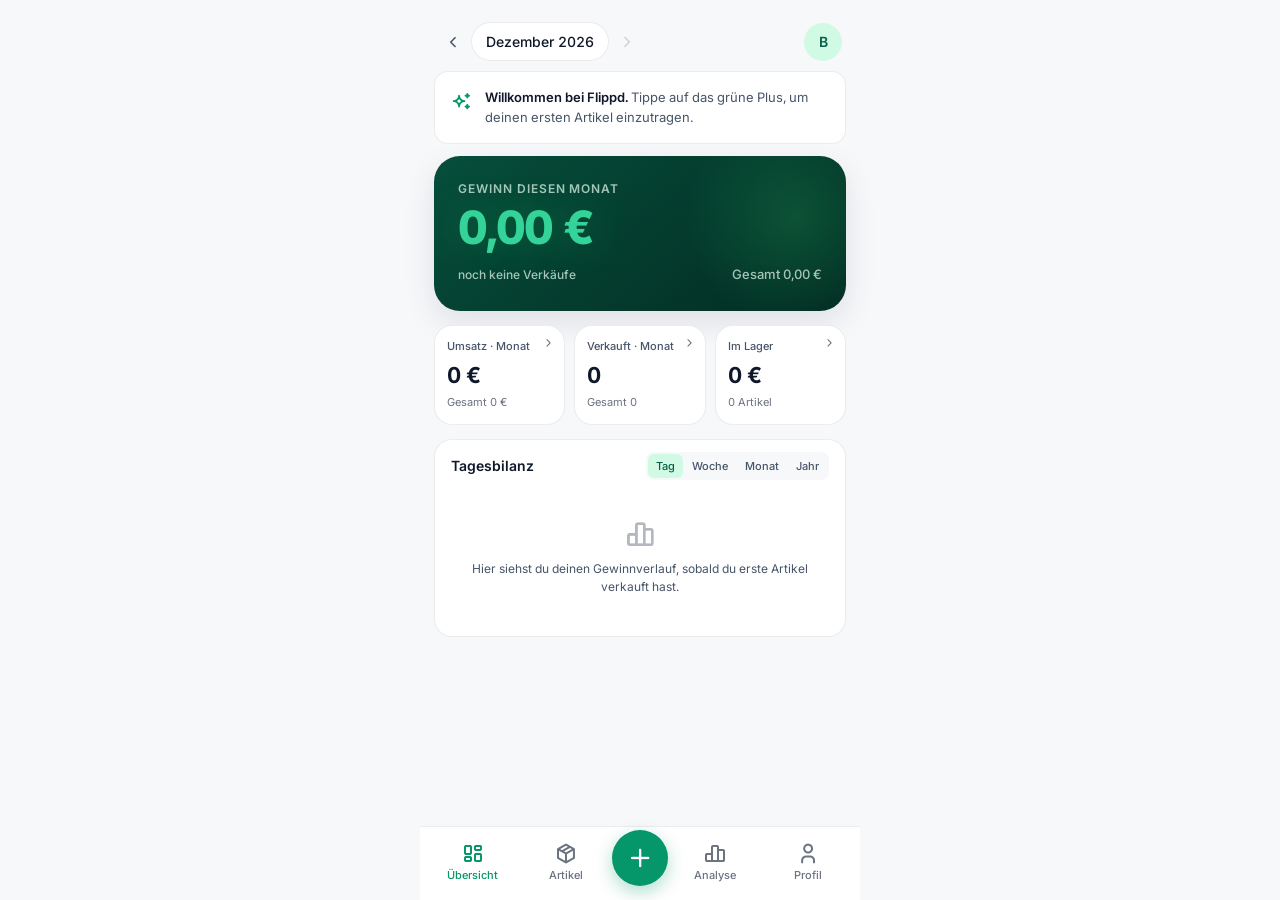
<file: index.html>
<!DOCTYPE html>
<html lang="de">
<head>
<meta charset="UTF-8">
<meta http-equiv="Content-Security-Policy" content="default-src 'self'; script-src 'self' 'unsafe-inline'; style-src 'self' 'unsafe-inline'; font-src 'self'; img-src 'self' data:; connect-src 'self'; manifest-src 'self'; object-src 'none'; base-uri 'self'; form-action 'self'">
<meta name="referrer" content="no-referrer">
<meta name="viewport" content="width=device-width, initial-scale=1.0, viewport-fit=cover">
<meta name="theme-color" content="#059669" media="(prefers-color-scheme: light)">
<meta name="theme-color" content="#0A0D12" media="(prefers-color-scheme: dark)">
<meta name="apple-mobile-web-app-capable" content="yes">
<meta name="apple-mobile-web-app-status-bar-style" content="black-translucent">
<meta name="apple-mobile-web-app-title" content="Flippd">
<link rel="apple-touch-icon" href="icons/apple-touch-180.png">
<link rel="icon" type="image/png" href="icons/icon-192.png">
<link rel="manifest" href="manifest.json">
<title>Flippd — dein Vinted-Tracker</title>
<meta name="description" content="Flippd — verfolge deine Vinted-Verkäufe, berechne Gewinne automatisch und behalte Steuer-Grenzen im Blick. Kostenlos, ohne Account, alle Daten lokal auf deinem Gerät.">
<link rel="preload" as="font" type="font/woff2" href="assets/fonts/inter-latin.woff2" crossorigin>
<link rel="preload" as="font" type="font/woff2" href="assets/fonts/tabler-icons.woff2" crossorigin>
<link rel="stylesheet" href="assets/icons.css">
<script>
  (function(){
    var t=localStorage.getItem('flippd_theme');
    if(t==='light'||t==='dark') document.documentElement.dataset.theme=t;
  })();
</script>
<style>
:root{
  --bg:#F7F8FA;--card:#FFFFFF;--card-elevated:#FFFFFF;
  --border:rgba(15,23,42,0.08);--border-strong:rgba(15,23,42,0.14);
  --text:#0F172A;--text-secondary:#475569;--text-tertiary:#6B7280;
  --brand:#059669;--brand-hover:#047857;--brand-tint:#ECFDF5;
  --brand-tint-strong:#D1FAE5;--brand-text:#065F46;--brand-bright:#10B981;
  --positive:#059669;--negative:#DC2626;--positive-bg:#ECFDF5;--negative-bg:#FEF2F2;
  --warn:#D97706;--warn-bg:rgba(245,158,11,0.10);--warn-border:rgba(245,158,11,0.30);
  --hero-bg:linear-gradient(140deg,#064E3B 0%,#022C22 100%);
  --hero-text:#ECFDF5;--hero-subtle:rgba(236,253,245,0.7);--hero-number:#34D399;
  --hero-trend-bg:rgba(52,211,153,0.18);--hero-trend-text:#A7F3D0;
  --modal-overlay:rgba(15,23,42,0.55);--input-bg:#FFFFFF;
  --chip-bg:rgba(15,23,42,0.05);--chip-text:#475569;
  --seg1:#19CB66;--seg2:#14B8A6;--seg3:#06B6D4;--seg4:#3B82F6;--seg5:#8B5CF6;--seg-other:#94A3B8;
  --shadow-elev:0 12px 32px rgba(15,23,42,0.10);--shadow-button:0 6px 18px rgba(5,150,105,0.32);
}
@media(prefers-color-scheme:dark){:root:not([data-theme="light"]){
  --bg:#0A0D12;--card:#11161E;--card-elevated:#161D27;
  --border:rgba(255,255,255,0.06);--border-strong:rgba(255,255,255,0.12);
  --text:#EDF1F6;--text-secondary:#8A94A3;--text-tertiary:#6B7785;
  --brand:#19CB66;--brand-hover:#33DB7E;--brand-tint:rgba(25,203,102,0.12);
  --brand-tint-strong:rgba(25,203,102,0.22);--brand-text:#7CEAA6;
  --positive:#2FD673;--negative:#F87171;--positive-bg:rgba(47,214,115,0.12);--negative-bg:rgba(248,113,113,0.10);
  --warn:#F59E0B;--warn-bg:rgba(245,158,11,0.12);--warn-border:rgba(245,158,11,0.25);
  --hero-bg:linear-gradient(150deg,#103024 0%,#0C1A15 100%);
  --hero-text:#ECFDF5;--hero-subtle:rgba(236,253,245,0.65);--hero-number:#4FE08F;
  --hero-trend-bg:rgba(47,214,115,0.16);--hero-trend-text:#9DEFBF;
  --modal-overlay:rgba(0,0,0,0.65);--input-bg:#11161E;
  --chip-bg:rgba(255,255,255,0.06);--chip-text:#8A94A3;
  --shadow-elev:0 8px 24px rgba(0,0,0,0.35);--shadow-button:0 6px 18px rgba(25,203,102,0.28);
}}
:root[data-theme="dark"]{
  --bg:#0A0D12;--card:#11161E;--card-elevated:#161D27;
  --border:rgba(255,255,255,0.06);--border-strong:rgba(255,255,255,0.12);
  --text:#EDF1F6;--text-secondary:#8A94A3;--text-tertiary:#6B7785;
  --brand:#19CB66;--brand-hover:#33DB7E;--brand-tint:rgba(25,203,102,0.12);
  --brand-tint-strong:rgba(25,203,102,0.22);--brand-text:#7CEAA6;
  --positive:#2FD673;--negative:#F87171;--positive-bg:rgba(47,214,115,0.12);--negative-bg:rgba(248,113,113,0.10);
  --warn:#F59E0B;--warn-bg:rgba(245,158,11,0.12);--warn-border:rgba(245,158,11,0.25);
  --hero-bg:linear-gradient(150deg,#103024 0%,#0C1A15 100%);
  --hero-text:#ECFDF5;--hero-subtle:rgba(236,253,245,0.65);--hero-number:#4FE08F;
  --hero-trend-bg:rgba(47,214,115,0.16);--hero-trend-text:#9DEFBF;
  --modal-overlay:rgba(0,0,0,0.65);--input-bg:#11161E;
  --chip-bg:rgba(255,255,255,0.06);--chip-text:#8A94A3;
  --shadow-elev:0 8px 24px rgba(0,0,0,0.35);--shadow-button:0 6px 18px rgba(25,203,102,0.28);
}
*{box-sizing:border-box;-webkit-tap-highlight-color:transparent}
:focus-visible{outline:2px solid var(--brand);outline-offset:2px;border-radius:6px}
button{cursor:pointer}
@font-face{font-family:'Inter';font-style:normal;font-weight:100 900;font-display:swap;src:url('assets/fonts/inter-latin.woff2') format('woff2')}
html,body{margin:0;padding:0;font-family:'Inter',-apple-system,BlinkMacSystemFont,"Segoe UI",Roboto,"Helvetica Neue",Arial,sans-serif;background:var(--bg);color:var(--text);font-size:15px;line-height:1.5;transition:background-color .25s,color .25s;font-variant-numeric:tabular-nums;-webkit-font-smoothing:antialiased;-moz-osx-font-smoothing:grayscale}
body{min-height:100vh;min-height:100dvh}
button,input{font-family:inherit;color:inherit}
#app{max-width:440px;margin:0 auto;min-height:100vh;min-height:100dvh;background:var(--bg);padding-bottom:104px;position:relative;transition:background-color .25s}
[data-view]{padding:14px 14px 8px;animation:fadein .2s ease}
@keyframes fadein{from{opacity:0;transform:translateY(4px)}to{opacity:1;transform:translateY(0)}}

.top-row{display:flex;align-items:center;justify-content:space-between;padding:8px 4px 10px}
.month-pill{background:var(--card);border:1px solid var(--border);padding:8px 14px;border-radius:999px;font-size:14px;font-weight:500;display:inline-flex;align-items:center;gap:4px;transition:background-color .25s,border-color .25s;min-width:96px;justify-content:center}
.month-nav{display:flex;align-items:center;gap:3px}
.month-arrow{width:30px;height:30px;display:inline-flex;align-items:center;justify-content:center;border:0;background:transparent;color:var(--text-secondary);cursor:pointer;border-radius:9px;transition:background-color .15s,opacity .15s}
.month-arrow i{font-size:18px;display:block;line-height:1}
.month-arrow:active{background:var(--border)}
.month-arrow:disabled{opacity:.22;cursor:default}
.month-today{margin-left:5px;border:1px solid var(--border);background:var(--card);color:var(--brand);font-size:12px;font-weight:600;padding:6px 11px;border-radius:999px;cursor:pointer;transition:background-color .15s}
.month-today:active{background:var(--brand-tint)}
.avatar{width:38px;height:38px;border-radius:50%;background:var(--brand-tint-strong);color:var(--brand-text);display:flex;align-items:center;justify-content:center;font-weight:600;font-size:14px}
[data-view] h1{font-size:25px;margin:6px 4px 14px;font-weight:700;letter-spacing:-.025em;color:var(--text)}
.section-title{font-size:13px;font-weight:600;color:var(--text-secondary);margin:14px 4px 7px;text-transform:uppercase;letter-spacing:.04em}
.acc-row{display:flex;align-items:center;gap:10px;width:100%;background:var(--card);border:1px solid var(--border);border-radius:18px;padding:15px 16px;cursor:pointer;font-size:14px;font-weight:600;color:var(--text);text-align:left;margin-top:8px;transition:background-color .15s}
.acc-row:active{background:var(--bg)}
.acc-label{flex:1}
.acc-value{color:var(--text-tertiary);font-size:13px;font-weight:500;white-space:nowrap}
.acc-chevron{font-size:20px;color:var(--text-tertiary);transition:transform .2s}
.acc-chevron.open{transform:rotate(90deg)}
.acc-body{margin-top:8px}

/* Hero */
.hero{background:var(--hero-bg);border-radius:26px;padding:24px 24px 22px;margin-bottom:14px;color:var(--hero-text);position:relative;overflow:hidden;box-shadow:var(--shadow-elev);cursor:pointer;transition:transform .15s}
.hero:active{transform:scale(.985)}
.hero::before{content:"";position:absolute;top:-30%;right:-15%;width:55%;height:140%;background:radial-gradient(circle,rgba(47,214,115,.18),transparent 70%);pointer-events:none}
.hero-label{font-size:12px;color:var(--hero-subtle);font-weight:600;letter-spacing:.08em;text-transform:uppercase;position:relative}
.hero-num{font-size:46px;color:var(--hero-number);font-weight:800;margin-top:6px;letter-spacing:-.04em;line-height:1.02;position:relative;text-shadow:0 0 40px rgba(47,214,115,.3)}
.hero-num.pop{animation:hero-pop .7s cubic-bezier(.2,.7,.3,1)}
@keyframes hero-pop{0%{transform:scale(1)}25%{transform:scale(1.14);text-shadow:0 0 48px rgba(47,214,115,.6)}100%{transform:scale(1)}}
.gain-badge{position:fixed;top:42%;left:50%;z-index:10000;background:linear-gradient(160deg,#19CB66,#12A957);color:#fff;font-size:34px;font-weight:800;padding:16px 34px;border-radius:22px;box-shadow:0 18px 50px rgba(5,90,60,.5);pointer-events:none}
.gain-badge.show{animation:gain-pop 1.5s cubic-bezier(.2,.7,.3,1) forwards}
@keyframes gain-pop{0%{opacity:0;transform:translate(-50%,-50%) scale(.5)}18%{opacity:1;transform:translate(-50%,-50%) scale(1.08)}72%{opacity:1;transform:translate(-50%,-50%) scale(1)}100%{opacity:0;transform:translate(-50%,-66%) scale(.96)}}
@media (prefers-reduced-motion: reduce){.hero-num.pop{animation:none}.gain-badge{animation:none}}
.hero-bottom{display:flex;justify-content:space-between;align-items:center;margin-top:10px;gap:8px;flex-wrap:wrap;position:relative}
.trend{font-size:12px;padding:5px 11px;border-radius:999px;font-weight:600;display:inline-flex;align-items:center;gap:5px}
.trend.up{background:var(--hero-trend-bg);color:var(--hero-trend-text)}
.trend.down{background:rgba(248,113,113,.18);color:#FCA5A5}
.trend.neutral{background:transparent;color:var(--hero-subtle);padding-left:0;font-weight:500}
.trend i{font-size:14px}
.gesamt{color:var(--hero-subtle);font-size:13px;font-weight:500}
.hero-tap-hint{font-size:11px;color:var(--hero-subtle);display:inline-flex;align-items:center;gap:3px;margin-top:8px;position:relative;opacity:.8}
.hero-tap-hint i{font-size:13px}

/* Monatsziel */
.goal-card{background:var(--card);border:1px solid var(--border);border-radius:18px;padding:14px 16px;margin-bottom:12px;transition:background-color .25s,border-color .25s}
.goal-card[hidden]{display:none!important}
.goal-head{display:flex;justify-content:space-between;align-items:center;margin-bottom:10px}
.goal-label{font-size:13px;font-weight:600;color:var(--text-secondary);display:inline-flex;align-items:center;gap:5px}
.goal-label i{font-size:15px;color:var(--brand)}
.goal-nums{font-size:13px;font-weight:700;color:var(--text)}
.goal-track{height:8px;background:var(--bg);border-radius:999px;overflow:hidden}
.goal-fill{height:100%;background:var(--brand);border-radius:999px;transition:width .5s cubic-bezier(.2,.8,.2,1)}
.goal-fill.done{background:#19CB66}
.goal-sub{font-size:11px;color:var(--text-tertiary);margin-top:6px}

/* Dashboard Chart */
.dash-chart-card{background:var(--card);border:1px solid var(--border);border-radius:18px;padding:12px 16px 12px;margin-bottom:10px;transition:background-color .25s,border-color .25s}
.dash-chart-head{display:flex;justify-content:space-between;align-items:center;margin-bottom:10px;gap:8px}
.dash-chart-title{font-size:14px;font-weight:600;color:var(--text);flex-shrink:0}
.chart-tabs{display:flex;background:var(--bg);border-radius:8px;padding:2px;gap:1px}
.chart-tab{background:transparent;border:0;padding:5px 8px;border-radius:6px;font-size:11px;font-weight:500;color:var(--text-secondary);cursor:pointer;transition:background-color .15s,color .15s;white-space:nowrap}
.chart-tab.active{background:var(--card-elevated);color:var(--text);box-shadow:0 1px 3px rgba(15,23,42,.06)}
:root[data-theme="dark"] .chart-tab.active,:root:not([data-theme="light"]) .chart-tab.active{background:var(--brand-tint-strong);color:var(--brand-text);box-shadow:none}
@media(prefers-color-scheme:dark){:root:not([data-theme="light"]) .chart-tab.active{background:var(--brand-tint-strong);color:var(--brand-text);box-shadow:none}}
.chart-row{display:flex;align-items:flex-end;justify-content:center;gap:5px;height:140px}
.chart-row--dense{gap:2px}
.bar{flex:1;max-width:28px;display:flex;flex-direction:column;align-items:center;gap:4px;min-width:0}
.bar-fill{width:100%;background:linear-gradient(180deg,#33DB7E 0%,#12A957 100%);border-radius:6px 6px 0 0;min-height:0;transition:height .4s cubic-bezier(.2,.8,.2,1);box-shadow:0 2px 10px rgba(25,203,102,0.35)}
.bar.active .bar-fill{background:linear-gradient(180deg,#4FE08F 0%,#19CB66 100%);box-shadow:0 4px 18px rgba(25,203,102,0.55)}
.bar.negative .bar-fill{background:linear-gradient(180deg,#FCA5A5 0%,#DC2626 100%);box-shadow:0 2px 10px rgba(220,38,38,0.3)}
.bar-label{font-size:10px;color:var(--text-secondary);font-weight:500;white-space:nowrap;overflow:hidden;max-width:100%;text-align:center}
.chart-empty-dash{text-align:center;padding:28px 8px;color:var(--text-tertiary)}
.chart-empty-dash i{font-size:32px;opacity:.5}
.chart-empty-dash p{font-size:12px;margin:10px 0 0;color:var(--text-secondary);line-height:1.5}

/* Tiles */
.tile-grid{display:grid;grid-template-columns:1fr 1fr 1fr;gap:9px;margin-bottom:14px}
.tile{background:var(--card);border:1px solid var(--border);border-radius:18px;padding:13px 12px;transition:background-color .25s,border-color .25s,transform .15s;cursor:pointer;position:relative}
.tile:active{transform:scale(.96)}
.tile-label{font-size:11px;color:var(--text-secondary);line-height:1.3;font-weight:500;padding-right:14px}
.tile-num{font-size:22px;font-weight:700;margin-top:6px;letter-spacing:-.02em;color:var(--text)}
.tile-sub{font-size:11px;color:var(--text-tertiary);margin-top:2px}
.tile-chevron{position:absolute;top:10px;right:9px;font-size:13px;color:var(--text-tertiary)}

/* Analyse */
.analyse-header{display:flex;align-items:center;gap:10px;padding:8px 4px 18px}
.analyse-back{background:transparent;border:0;color:var(--text);display:inline-flex;align-items:center;justify-content:center;padding:8px;border-radius:10px;cursor:pointer;margin-left:-8px;transition:background-color .15s}
.analyse-back:active{background:var(--border)}
.analyse-back i{font-size:22px}
.analyse-view-title{font-size:18px;font-weight:600;color:var(--text);letter-spacing:-.01em}
.chart-card{background:var(--card);border:1px solid var(--border);border-radius:18px;padding:16px 18px 14px;margin-bottom:12px}
.chart-title{font-size:14px;font-weight:600;margin-bottom:14px;color:var(--text)}
.chart-row-big{display:flex;align-items:flex-end;gap:10px;height:110px}
.bar-big{flex:1;display:flex;flex-direction:column;align-items:center;gap:6px}
.bar-fill-big{width:100%;background:var(--brand-tint-strong);border-radius:5px 5px 0 0;min-height:6px;transition:height .4s cubic-bezier(.2,.8,.2,1)}
.bar-big.active .bar-fill-big{background:var(--brand)}
.bar-label-big{font-size:11px;color:var(--text-secondary);font-weight:500}
.chart-empty{display:flex;flex-direction:column;align-items:center;text-align:center;padding:14px 8px 4px}
.chart-empty i{font-size:32px;color:var(--text-tertiary);opacity:.6}
.chart-empty p{font-size:13px;margin:10px 0 0;color:var(--text-secondary);line-height:1.5;max-width:280px}

/* Donut */
.donut-card{background:var(--card);border:1px solid var(--border);border-radius:18px;padding:16px 18px;margin-bottom:12px}
.donut-header{display:flex;justify-content:space-between;align-items:center;margin-bottom:14px;flex-wrap:wrap;gap:8px}
.donut-title{font-size:14px;font-weight:600;color:var(--text)}
.donut-tabs{display:flex;background:var(--bg);border-radius:9px;padding:3px;gap:2px}
.donut-tab{background:transparent;border:0;padding:5px 9px;border-radius:7px;font-size:11px;font-weight:500;color:var(--text-secondary);cursor:pointer;transition:background-color .15s,color .15s}
.donut-tab.active{background:var(--card-elevated);color:var(--text);box-shadow:0 1px 3px rgba(15,23,42,.06)}
:root[data-theme="dark"] .donut-tab.active,:root:not([data-theme="light"]) .donut-tab.active{box-shadow:none;background:var(--brand-tint-strong);color:var(--brand-text)}
@media(prefers-color-scheme:dark){:root:not([data-theme="light"]) .donut-tab.active{box-shadow:none;background:var(--brand-tint-strong);color:var(--brand-text)}}
.donut-wrap{display:flex;flex-direction:column;align-items:center;gap:14px}
.donut-svg-wrap{position:relative;width:180px;height:180px}
.donut-center{position:absolute;inset:0;display:flex;flex-direction:column;align-items:center;justify-content:center;pointer-events:none}
.donut-center-label{font-size:11px;color:var(--text-secondary);font-weight:500;text-transform:uppercase;letter-spacing:.06em}
.donut-center-value{font-size:22px;font-weight:700;color:var(--text);letter-spacing:-.01em;margin-top:2px}
.donut-legend{display:flex;flex-direction:column;gap:6px;width:100%}
.legend-row{display:flex;align-items:center;gap:10px;padding:6px 4px;font-size:13px}
.legend-dot{width:10px;height:10px;border-radius:3px;flex-shrink:0}
.legend-name{flex:1;color:var(--text);font-weight:500;overflow:hidden;text-overflow:ellipsis;white-space:nowrap}
.legend-pct{color:var(--text-secondary);font-size:12px;font-weight:500;min-width:36px;text-align:right}
.legend-value{color:var(--text);font-weight:600;font-size:13px;min-width:64px;text-align:right}
.donut-empty{display:flex;flex-direction:column;align-items:center;text-align:center;padding:24px 8px 12px}
.donut-empty i{font-size:32px;color:var(--text-tertiary);opacity:.6}
.donut-empty p{font-size:13px;margin:10px 0 0;color:var(--text-secondary);line-height:1.5;max-width:280px}
.donut-note{font-size:11px;color:var(--text-tertiary);text-align:center;margin-top:8px;padding:0 8px}

/* Top */
.top-card{background:var(--card);border:1px solid var(--border);border-radius:18px;padding:16px 18px 14px;margin-bottom:12px}
.top-card-title{font-size:14px;font-weight:600;color:var(--text);margin-bottom:12px}
.top-list{display:flex;flex-direction:column;gap:4px}
.top-row-item{position:relative;display:flex;align-items:center;gap:12px;padding:10px 12px;border-radius:10px;overflow:hidden;font-size:13px}
.top-row-item::before{content:"";position:absolute;top:0;bottom:0;left:0;width:var(--bar-pct,0%);background:var(--brand-tint);transition:width .4s cubic-bezier(.2,.8,.2,1)}
.top-row-item>*{position:relative;z-index:1}
.top-rank{width:20px;font-size:12px;font-weight:700;color:var(--text-tertiary);text-align:center;flex-shrink:0}
.top-name{flex:1;font-weight:500;color:var(--text);overflow:hidden;text-overflow:ellipsis;white-space:nowrap}
.top-profit{color:var(--positive);font-weight:700;font-size:14px;flex-shrink:0}
.top-empty{padding:18px 8px;text-align:center;color:var(--text-secondary);font-size:13px;line-height:1.5}

/* Items & Kosten */
.filter-tabs{display:flex;gap:4px;background:var(--card);border:1px solid var(--border);border-radius:12px;padding:4px;margin-bottom:14px}
.tab{flex:1;background:transparent;border:0;padding:10px 6px;border-radius:9px;font-size:13px;font-weight:500;color:var(--text-secondary);cursor:pointer;transition:background-color .15s,color .15s;display:inline-flex;align-items:center;justify-content:center;gap:5px}
.tab.active{background:var(--brand-tint);color:var(--brand-text)}
.tab .count{background:rgba(0,0,0,.06);padding:1px 7px;border-radius:999px;font-size:11px;min-width:20px;text-align:center;transition:background-color .15s}
:root[data-theme="dark"] .tab .count{background:rgba(255,255,255,.08)}
@media(prefers-color-scheme:dark){:root:not([data-theme="light"]) .tab .count{background:rgba(255,255,255,.08)}}
.tab.active .count{background:var(--brand);color:#fff}
.item-list{display:flex;flex-direction:column;gap:11px}
.item-card{background:var(--card);border:1px solid var(--border);border-radius:18px;padding:15px;display:flex;justify-content:space-between;align-items:center;gap:12px;transition:background-color .25s,border-color .25s,transform .15s;cursor:pointer}
.item-card:active{transform:scale(.99)}
.item-card--stale{border-color:var(--warn-border)}
.cost-card{background:var(--card);border:1px solid var(--border);border-radius:14px;padding:14px;display:flex;justify-content:space-between;align-items:center;gap:12px;transition:background-color .25s,border-color .25s}
.item-main{flex:1;min-width:0}
.item-name{font-weight:600;font-size:14px;overflow:hidden;text-overflow:ellipsis;white-space:nowrap;color:var(--text)}
.item-meta{font-size:12px;color:var(--text-secondary);margin-top:3px;line-height:1.4}
.item-chips{display:flex;flex-wrap:wrap;gap:4px;margin-top:6px}
.chip{display:inline-flex;align-items:center;gap:4px;background:var(--chip-bg);color:var(--chip-text);font-size:11px;font-weight:500;padding:2px 8px;border-radius:999px}
.chip i{font-size:11px}
.chip--warn{background:var(--warn-bg);color:var(--warn)}
.chip--cost{background:rgba(220,38,38,.08);color:var(--negative)}
.item-actions{display:flex;align-items:center;gap:6px;flex-shrink:0}
.item-side{display:flex;align-items:center;gap:10px;flex-shrink:0}
.profit{font-weight:700;font-size:15px;letter-spacing:-.01em}
.profit.positive{color:var(--positive)}
.profit.negative{color:var(--negative)}
.action-sell{background:var(--brand);color:#fff;border:0;padding:8px 12px;border-radius:9px;font-size:12px;font-weight:600;display:inline-flex;align-items:center;gap:4px;cursor:pointer;transition:background-color .15s,transform .15s}
.action-sell:active{background:var(--brand-hover);transform:scale(.96)}
.action-sell i{font-size:14px}
.action-del{background:transparent;border:0;color:var(--text-tertiary);padding:6px;cursor:pointer;border-radius:6px;display:inline-flex;align-items:center;justify-content:center;transition:background-color .15s,color .15s}
.action-del:hover,.action-del:active{color:var(--negative);background:var(--negative-bg)}
.action-del i{font-size:18px}
.empty{text-align:center;padding:48px 24px;color:var(--text-secondary)}
.empty i{font-size:48px;color:var(--text-tertiary);opacity:.6}
.empty p{font-size:14px;margin:14px 0 0;line-height:1.5}

/* Profil */
#profile-stats{display:grid;grid-template-columns:1fr 1fr 1fr;gap:7px;margin-bottom:8px}
.stat-cell{background:var(--card);border:1px solid var(--border);border-radius:14px;padding:10px 11px}
.stat-cell span{display:block;font-size:10.5px;color:var(--text-secondary);font-weight:500;margin-bottom:2px;white-space:nowrap;overflow:hidden;text-overflow:ellipsis}
.stat-cell strong{display:block;font-size:16px;font-weight:700;color:var(--text);letter-spacing:-.02em;line-height:1.1}
.stat-cell strong.neg{color:var(--negative)}
.theme-toggle{display:grid;grid-template-columns:1fr 1fr 1fr;gap:4px;background:var(--card);border:1px solid var(--border);border-radius:12px;padding:4px;margin-bottom:6px}
.theme-btn{background:transparent;border:0;padding:11px 8px;font-size:13px;font-weight:500;color:var(--text-secondary);border-radius:9px;cursor:pointer;display:inline-flex;align-items:center;justify-content:center;gap:5px;transition:background-color .15s,color .15s}
.theme-btn i{font-size:16px}
.theme-btn.active{background:var(--brand-tint);color:var(--brand-text)}
.goal-setting{background:var(--card);border:1px solid var(--border);border-radius:14px;padding:14px 16px;margin-bottom:6px}
.goal-setting label{font-size:13px;color:var(--text-secondary);font-weight:500;margin-bottom:0}
.goal-setting label input{margin-top:8px;margin-bottom:10px}
.goal-save-btn{width:100%;padding:12px;border-radius:10px;font-size:14px;font-weight:600;cursor:pointer;border:0;background:var(--brand);color:#fff;transition:background-color .15s,transform .15s}
.goal-save-btn:active{background:var(--brand-hover);transform:scale(.98)}
.cost-presets{display:flex;flex-wrap:wrap;gap:7px;margin-bottom:2px}
.cost-preset{background:var(--bg);border:1px solid var(--border);color:var(--text-secondary);border-radius:18px;padding:7px 13px;font-size:13px;font-weight:500;cursor:pointer;transition:background-color .15s,border-color .15s,color .15s}
.cost-preset:active{transform:scale(.96)}
.cost-preset.selected{background:var(--brand);border-color:var(--brand);color:#fff}
.pack-row{display:flex;gap:10px}.pack-row label{flex:1}
.pack-info{font-size:13px;color:var(--text-secondary);margin-top:4px;font-weight:500}
.pack-hint{font-size:12px;color:var(--text-tertiary);line-height:1.5;margin:4px 0 2px}
.pack-skip-label{display:flex!important;flex-direction:row!important;align-items:center;gap:9px;cursor:pointer;font-size:13px!important;color:var(--text-secondary);background:var(--bg);border:1px solid var(--border);border-radius:10px;padding:11px 12px}
.pack-skip-label input{width:18px;height:18px;flex:0 0 auto;accent-color:var(--brand);margin:0}
.steuer-card{background:var(--card);border:1px solid var(--border);border-radius:14px;padding:16px;margin-bottom:6px}
.steuer-head{display:flex;justify-content:space-between;align-items:center;margin-bottom:10px}
.steuer-title{font-size:14px;font-weight:600;color:var(--text);display:inline-flex;align-items:center;gap:6px}
.steuer-title i{font-size:16px;color:var(--text-secondary)}
.steuer-amount{font-size:14px;font-weight:700;color:var(--text)}
.steuer-track{height:10px;background:var(--bg);border-radius:999px;overflow:hidden;margin-bottom:8px}
.steuer-fill{height:100%;border-radius:999px;transition:width .5s cubic-bezier(.2,.8,.2,1)}
.steuer-fill.safe{background:var(--brand)}
.steuer-fill.warn{background:#F59E0B}
.steuer-fill.danger{background:var(--negative)}
.steuer-note{font-size:12px;color:var(--text-secondary);line-height:1.5}
.steuer-warning{font-size:12px;color:var(--warn);background:var(--warn-bg);border:1px solid var(--warn-border);padding:10px 12px;border-radius:10px;margin-top:10px;line-height:1.5;display:flex;gap:8px;align-items:flex-start}
.steuer-warning i{font-size:15px;flex-shrink:0;margin-top:1px}
.profile-actions{display:flex;flex-direction:column;gap:8px}
.profile-actions button{padding:14px;border-radius:12px;font-size:14px;font-weight:500;cursor:pointer;border:1px solid var(--border);background:var(--card);color:var(--text);display:inline-flex;align-items:center;justify-content:center;gap:6px;transition:background-color .15s,border-color .25s}
.profile-actions button:active{background:var(--bg)}
.profile-actions .danger{color:var(--negative)}
/* Wegweiser */
.wegweiser-card{background:var(--card);border:1px solid var(--border);border-radius:18px;padding:16px;margin-bottom:6px;transition:background-color .25s,border-color .25s}
.wegweiser-head{display:flex;align-items:center;gap:10px;width:100%;background:transparent;border:0;padding:0;cursor:pointer;text-align:left}
.wegweiser-head .wegweiser-badge{margin:0}
.wegweiser-status{font-size:13px;color:var(--text-secondary);font-weight:500}
.wegweiser-chevron{margin-left:auto;font-size:20px;color:var(--text-tertiary);transition:transform .2s}
.wegweiser-chevron.open{transform:rotate(90deg)}
.wegweiser-body{margin-top:14px}
.wegweiser-badge{display:inline-flex;align-items:center;gap:6px;font-size:12px;font-weight:600;padding:5px 11px;border-radius:999px;margin-bottom:12px}
.wegweiser-badge.safe{background:var(--positive-bg);color:var(--positive)}
.wegweiser-badge.prepare{background:var(--warn-bg);color:var(--warn);border:1px solid var(--warn-border)}
.wegweiser-badge.urgent{background:var(--warn-bg);color:var(--warn);border:1px solid var(--warn-border)}
.wegweiser-badge.crossed{background:var(--negative-bg);color:var(--negative)}
.wegweiser-intro{font-size:13px;color:var(--text-secondary);margin:0 0 16px;line-height:1.5}
.step-list{display:flex;flex-direction:column}
.step-item{display:flex;gap:12px;position:relative}
.step-item:not(:last-child)::after{content:"";position:absolute;left:14px;top:30px;bottom:0;width:2px;background:var(--border);z-index:0}
.step-circle{width:28px;height:28px;border-radius:50%;border:2px solid var(--border);display:flex;align-items:center;justify-content:center;font-size:11px;font-weight:700;color:var(--text-tertiary);flex-shrink:0;background:var(--card);position:relative;z-index:1;transition:all .2s;margin-top:1px}
.step-item.step-active .step-circle{border-color:var(--warn);color:var(--warn);background:var(--warn-bg)}
.step-item.step-urgent .step-circle{border-color:var(--negative);color:var(--negative);background:var(--negative-bg)}
.step-item.step-done .step-circle{border-color:var(--positive);background:var(--positive);color:#fff;border-width:0}
.step-body{flex:1;padding:2px 0 18px}
.step-title{font-size:13px;font-weight:600;color:var(--text)}
.step-item.step-done .step-title{color:var(--text-tertiary);text-decoration:line-through}
.step-desc{font-size:12px;color:var(--text-secondary);margin-top:3px;line-height:1.5}
.step-item.step-done .step-desc{color:var(--text-tertiary)}
.step-action{margin-top:7px}
.step-check-btn{background:transparent;border:1px solid var(--border);border-radius:8px;padding:5px 11px;font-size:11px;font-weight:600;color:var(--text-secondary);cursor:pointer;transition:all .15s;display:inline-flex;align-items:center;gap:5px}
.step-check-btn i{font-size:13px}
.step-check-btn:active{transform:scale(.96)}
.step-item.step-done .step-check-btn{background:var(--positive-bg);border-color:var(--positive);color:var(--positive)}
.wegweiser-disclaimer{font-size:11px;color:var(--text-tertiary);margin-top:4px;padding:10px 12px;background:var(--bg);border-radius:8px;line-height:1.5}
.wegweiser-disclaimer strong{color:var(--text-secondary)}

.profile-info{font-size:12px;color:var(--text-tertiary);text-align:center;margin-top:24px;padding:0 20px;line-height:1.5}

/* Suche & Sortierung */
.items-controls{display:flex;gap:8px;margin-bottom:12px;align-items:center}
.search-wrap{flex:1;position:relative;display:flex;align-items:center}
.search-wrap>.ti-search{position:absolute;left:11px;font-size:16px;color:var(--text-tertiary);pointer-events:none}
.search-input{width:100%;padding:10px 34px 10px 34px;border:1px solid var(--border);border-radius:11px;background:var(--input-bg);color:var(--text);font-size:14px;transition:border-color .15s,box-shadow .15s;font-family:inherit}
.search-input:focus{outline:none;border-color:var(--brand);box-shadow:0 0 0 3px var(--brand-tint-strong)}
.search-input::placeholder{color:var(--text-tertiary)}
.search-clear{position:absolute;right:8px;background:transparent;border:0;color:var(--text-tertiary);cursor:pointer;padding:4px;display:flex;align-items:center;border-radius:6px;font-size:16px;transition:color .15s}
.search-clear:active{color:var(--text)}
.sort-select{background:var(--card);border:1px solid var(--border);border-radius:11px;padding:10px 8px;font-size:12px;color:var(--text);cursor:pointer;flex-shrink:0;font-family:inherit;transition:border-color .15s,background-color .25s}

/* Preisvorschlag */
.price-suggest{margin-bottom:14px}
.price-suggest-label{font-size:12px;color:var(--text-secondary);font-weight:500;margin-bottom:7px}
.price-suggest-btns{display:flex;gap:6px}
.price-btn{flex:1;padding:8px 2px;border:1px solid var(--border);border-radius:9px;background:var(--bg);color:var(--text);font-size:11px;font-weight:600;cursor:pointer;transition:all .15s;text-align:center;line-height:1.3}
.price-btn span{display:block;font-size:10px;color:var(--text-tertiary);font-weight:400;margin-top:1px}
.price-btn:active{transform:scale(.97)}
.price-btn.selected{background:var(--brand-tint);border-color:var(--brand);color:var(--brand-text)}
.price-btn.selected span{color:var(--brand-text);opacity:.8}

/* App installieren */
.install-card{background:var(--card);border:1px solid var(--border);border-radius:14px;padding:14px 16px;margin-bottom:6px;transition:background-color .25s,border-color .25s}
.install-top{display:flex;align-items:center;gap:12px;margin-bottom:12px}
.install-icon{width:44px;height:44px;border-radius:12px;background:var(--brand-tint);display:flex;align-items:center;justify-content:center;flex-shrink:0}
.install-icon i{font-size:22px;color:var(--brand)}
.install-title{font-size:14px;font-weight:600;color:var(--text)}
.install-sub{font-size:12px;color:var(--text-secondary);margin-top:2px}
.install-primary-btn{width:100%;padding:12px;border-radius:10px;background:var(--brand);color:#fff;border:0;font-size:14px;font-weight:600;cursor:pointer;display:flex;align-items:center;justify-content:center;gap:8px;margin-bottom:10px;transition:background-color .15s,transform .15s}
.install-primary-btn i{font-size:18px}
.install-primary-btn:active{background:var(--brand-hover);transform:scale(.98)}
.install-manual{font-size:12px;color:var(--text-secondary);line-height:1.8;padding:10px 12px;background:var(--bg);border-radius:8px}
.install-manual strong{color:var(--text)}

/* Bottom nav */
.bottom-nav{position:fixed;bottom:0;left:0;right:0;background:var(--card);border-top:1px solid var(--border);display:flex;justify-content:space-around;align-items:flex-end;padding:10px 6px max(14px,env(safe-area-inset-bottom));max-width:440px;margin:0 auto;z-index:20}
.nav-item{flex:1;background:transparent;border:0;display:flex;flex-direction:column;align-items:center;gap:3px;color:var(--text-tertiary);font-size:11px;cursor:pointer;padding:4px 0;font-weight:500;transition:color .15s}
.nav-item i{font-size:24px}
.nav-item.active{color:var(--brand)}
.add-btn{flex:0 0 auto;width:56px;height:56px;border-radius:50%;background:var(--brand);color:#fff;border:0;display:flex;align-items:center;justify-content:center;margin-top:-26px;cursor:pointer;box-shadow:var(--shadow-button);transition:transform .15s,background-color .15s}
.add-btn:active{transform:scale(.93);background:var(--brand-hover)}
.add-btn i{font-size:28px}

/* Modal */
.modal{position:fixed;inset:0;background:var(--modal-overlay);display:flex;align-items:flex-end;justify-content:center;z-index:100;animation:fadein .2s ease;backdrop-filter:blur(4px);-webkit-backdrop-filter:blur(4px)}
.modal[hidden]{display:none!important}
.modal-card{background:var(--card-elevated);width:100%;max-width:440px;border-radius:22px 22px 0 0;padding:22px 20px max(28px,env(safe-area-inset-bottom));max-height:92vh;overflow-y:auto;animation:slideup .24s cubic-bezier(.2,.8,.2,1);color:var(--text)}
@keyframes slideup{from{transform:translateY(24px);opacity:.85}to{transform:translateY(0);opacity:1}}
@media(min-width:500px){.modal{align-items:center}.modal-card{border-radius:22px;animation:fadein .2s ease}}
.modal-card header{display:flex;justify-content:space-between;align-items:center;margin-bottom:18px}
.modal-card h2{margin:0;font-size:18px;font-weight:600;color:var(--text)}
.close{background:transparent;border:0;color:var(--text-secondary);cursor:pointer;padding:6px;line-height:1;display:inline-flex;border-radius:8px;transition:background-color .15s}
.close:hover{background:var(--bg)}
.close i{font-size:22px}
label{display:block;font-size:13px;color:var(--text-secondary);margin-bottom:14px;font-weight:500}
label input{display:block;width:100%;margin-top:6px;padding:12px 14px;font-size:16px;border:1px solid var(--border-strong);border-radius:11px;background:var(--input-bg);color:var(--text);transition:border-color .15s,box-shadow .15s}
label input[type="date"]{-webkit-appearance:none;appearance:none;min-width:0;max-width:100%}
label input:focus{outline:none;border-color:var(--brand);box-shadow:0 0 0 3px var(--brand-tint-strong)}
label input::placeholder{color:var(--text-tertiary)}
.status-toggle{display:grid;grid-template-columns:1fr 1fr;gap:4px;background:var(--bg);border:1px solid var(--border);border-radius:11px;padding:4px;margin-bottom:14px}
.status-btn{background:transparent;border:0;padding:10px 8px;font-size:13px;font-weight:500;color:var(--text-secondary);border-radius:8px;cursor:pointer;display:inline-flex;align-items:center;justify-content:center;gap:5px;transition:background-color .15s}
.status-btn i{font-size:15px}
.status-btn.active{background:var(--brand-tint);color:var(--brand-text)}
.sold-fields[hidden]{display:none!important}
.item-name-display{background:var(--brand-tint);color:var(--brand-text);padding:10px 14px;border-radius:10px;font-size:14px;font-weight:600;margin-bottom:16px}
.profit-preview{padding:10px 14px;font-size:14px;color:var(--text-secondary);background:var(--bg);border-radius:10px;margin-bottom:16px;min-height:42px;display:flex;align-items:center}
.profit-preview strong{font-weight:700;margin-left:6px}
.profit-preview strong.positive{color:var(--positive)}
.profit-preview strong.negative{color:var(--negative)}
.modal-actions{display:flex;gap:8px;margin-top:6px}
.modal-actions button{flex:1;padding:14px;border-radius:11px;font-size:14px;font-weight:600;cursor:pointer;border:0;transition:opacity .15s,background-color .15s,transform .15s}
.modal-actions .primary{background:var(--brand);color:#fff}
.modal-actions .primary:active{background:var(--brand-hover);transform:scale(.98)}
.modal-actions .secondary{background:var(--bg);color:var(--text);border:1px solid var(--border);font-weight:500}
.modal-actions .secondary:active{transform:scale(.98)}
.modal-actions .danger{background:transparent;color:var(--negative);border:1px solid var(--border);font-weight:500}
.modal-actions .danger:active{background:var(--negative-bg)}

/* Action Sheet */
.action-sheet-btn{width:100%;background:var(--bg);border:1px solid var(--border);border-radius:14px;padding:16px;display:flex;align-items:center;gap:14px;cursor:pointer;transition:background-color .15s,transform .15s;margin-bottom:8px}
.action-sheet-btn:active{transform:scale(.98)}
.action-sheet-icon{width:44px;height:44px;border-radius:12px;display:flex;align-items:center;justify-content:center;font-size:22px;flex-shrink:0}
.action-sheet-icon.green{background:var(--brand-tint);color:var(--brand)}
.action-sheet-icon.red{background:var(--negative-bg);color:var(--negative)}
.action-sheet-text{text-align:left}
.action-sheet-title{font-size:15px;font-weight:600;color:var(--text)}
.action-sheet-sub{font-size:12px;color:var(--text-secondary);margin-top:2px}

/* Toast */
.toast{position:fixed;bottom:108px;left:50%;transform:translateX(-50%) translateY(20px);background:var(--brand);color:#fff;padding:12px 22px;border-radius:999px;font-size:14px;font-weight:600;opacity:0;transition:opacity .3s,transform .3s cubic-bezier(.2,.8,.2,1);z-index:200;display:flex;align-items:center;gap:8px;pointer-events:none;box-shadow:0 10px 32px rgba(25,203,102,.40)}
.toast.show{opacity:1;transform:translateX(-50%) translateY(0)}
.toast i{font-size:18px}

/* Welcome */
[hidden]{display:none!important}
.welcome{background:var(--card);border:1px solid var(--border);border-radius:14px;padding:16px;margin-bottom:12px;display:flex;gap:12px;align-items:flex-start}
.welcome i{font-size:22px;color:var(--brand);flex-shrink:0;margin-top:2px}
.welcome p{margin:0;font-size:13px;line-height:1.5;color:var(--text-secondary)}
.welcome strong{color:var(--text);font-weight:600}

/* Spracheingabe */
.voice-wrap{position:relative;margin-top:6px}
.voice-wrap input{display:block;width:100%;margin-top:0;padding:12px 40px 12px 14px;font-size:16px;border:1px solid var(--border-strong);border-radius:11px;background:var(--input-bg);color:var(--text);transition:border-color .15s,box-shadow .15s}
.voice-wrap input:focus{outline:none;border-color:var(--brand);box-shadow:0 0 0 3px var(--brand-tint-strong)}
.voice-wrap input::placeholder{color:var(--text-tertiary)}
.voice-btn{position:absolute;right:6px;top:50%;transform:translateY(-50%);background:transparent;border:0;color:var(--text-tertiary);cursor:pointer;padding:6px;border-radius:8px;display:flex;align-items:center;font-size:20px;transition:color .15s}
.voice-btn:active{color:var(--brand)}
.voice-btn.recording{color:#EF4444;animation:pulse-mic .7s infinite}
@keyframes pulse-mic{0%,100%{opacity:1}50%{opacity:.25}}

/* DAC7 */
.dac7-card{background:var(--card);border:1px solid var(--border);border-radius:14px;padding:11px 14px;margin-bottom:10px;transition:background-color .25s,border-color .25s}
.dac7-card[hidden]{display:none!important}
.dac7-head{display:flex;justify-content:space-between;align-items:center;margin-bottom:8px}
.dac7-title{font-size:13px;font-weight:600;color:var(--text-secondary);display:inline-flex;align-items:center;gap:5px}
.dac7-title i{font-size:14px}
.dac7-badge{font-size:10px;font-weight:700;padding:3px 8px;border-radius:999px;background:var(--chip-bg);color:var(--text-tertiary);letter-spacing:.04em}
.dac7-rows{display:flex;flex-direction:column;gap:9px}
.dac7-row-head{display:flex;justify-content:space-between;font-size:12px;margin-bottom:4px}
.dac7-row-label{color:var(--text-secondary);font-weight:500}
.dac7-row-val{color:var(--text);font-weight:700}
.dac7-track{height:6px;background:var(--bg);border-radius:999px;overflow:hidden}
.dac7-fill{height:100%;border-radius:999px;transition:width .5s cubic-bezier(.2,.8,.2,1)}
.dac7-fill.safe{background:var(--brand)}
.dac7-fill.warn{background:#F59E0B}
.dac7-fill.danger{background:var(--negative)}
.dac7-note{font-size:11px;color:var(--text-tertiary);margin-top:10px;line-height:1.5}
.dac7-note.alert{color:var(--warn)}

/* ── Paywall ── */
.paywall-box{background:var(--card);border-radius:24px 24px 0 0;padding:28px 20px max(40px,env(safe-area-inset-bottom));width:100%;max-width:440px;max-height:88vh;overflow-y:auto}
.paywall-crown{width:60px;height:60px;background:linear-gradient(135deg,#f59e0b,#d97706);border-radius:18px;display:flex;align-items:center;justify-content:center;margin:0 auto 16px;box-shadow:0 8px 24px rgba(245,158,11,.35)}
.paywall-crown i{font-size:30px;color:#fff}
.paywall-title{font-size:22px;font-weight:700;color:var(--text);text-align:center;margin-bottom:6px}
.paywall-sub{font-size:14px;color:var(--text-secondary);text-align:center;margin-bottom:22px;line-height:1.5}
.paywall-features{list-style:none;padding:0;margin:0 0 22px;display:flex;flex-direction:column;gap:10px}
.paywall-features li{display:flex;align-items:center;gap:10px;font-size:14px;color:var(--text)}
.paywall-features li i{color:var(--brand);font-size:18px;flex-shrink:0}
.paywall-plans{display:flex;gap:10px;margin-bottom:18px}
.plan-card{flex:1;border:2px solid var(--border);border-radius:16px;padding:16px 10px 12px;cursor:pointer;transition:border-color .2s,background .2s;position:relative;text-align:center}
.plan-card.selected{border-color:var(--brand);background:var(--brand-pale,#ecfdf5)}
.plan-badge{position:absolute;top:-10px;left:50%;transform:translateX(-50%);background:var(--brand);color:#fff;font-size:10px;font-weight:700;padding:3px 10px;border-radius:999px;white-space:nowrap}
.plan-name{font-size:11px;font-weight:600;color:var(--text-secondary);margin-bottom:4px;text-transform:uppercase;letter-spacing:.04em}
.plan-price{font-size:24px;font-weight:700;color:var(--text);letter-spacing:-.02em}
.plan-period{font-size:11px;color:var(--text-secondary);margin-top:1px}
.plan-save{font-size:11px;color:var(--brand);font-weight:700;margin-top:4px}
.paywall-btn{width:100%;padding:16px;background:var(--brand);color:#fff;border:0;border-radius:14px;font-size:16px;font-weight:700;cursor:pointer;margin-bottom:14px;letter-spacing:-.01em}
.paywall-code-row{text-align:center}
.paywall-code-toggle{background:transparent;border:0;color:var(--text-secondary);font-size:13px;cursor:pointer;text-decoration:underline;padding:4px}
.paywall-code-box{margin-top:12px;display:flex;gap:8px}
.paywall-code-box input{flex:1;padding:11px 14px;border:1.5px solid var(--border);border-radius:10px;font-size:14px;background:var(--bg);color:var(--text);outline:none}
.paywall-code-box button{padding:11px 18px;background:var(--brand);color:#fff;border:0;border-radius:10px;font-weight:600;cursor:pointer;white-space:nowrap}
.limit-bar{background:#fef3c7;border:1px solid #fcd34d;border-radius:10px;padding:10px 14px;margin-bottom:12px;display:flex;align-items:center;gap:8px;font-size:13px;color:#92400e}
.limit-bar i{font-size:16px;flex-shrink:0}
.pro-badge{font-size:10px;font-weight:700;background:linear-gradient(135deg,#f59e0b,#d97706);color:#fff;padding:2px 7px;border-radius:999px;vertical-align:middle;margin-left:6px}
</style>
</head>
<body>
<main id="app">

  <!-- Dashboard -->
  <section data-view="dashboard">
    <div class="top-row">
      <div class="month-nav">
        <button class="month-arrow" id="month-prev" aria-label="Vorheriger Monat"><i class="ti ti-chevron-right" style="transform:rotate(180deg)"></i></button>
        <span class="month-pill"><span class="dash-month">Mai 2026</span></span>
        <button class="month-arrow" id="month-next" aria-label="Nächster Monat"><i class="ti ti-chevron-right"></i></button>
        <button class="month-today" id="month-today" hidden>Heute</button>
      </div>
      <div class="avatar">B</div>
    </div>
    <div class="welcome" id="welcome" hidden>
      <i class="ti ti-sparkles"></i>
      <p><strong>Willkommen bei Flippd.</strong> Tippe auf das grüne Plus, um deinen ersten Artikel einzutragen.</p>
    </div>
    <div class="hero" id="hero-card">
      <div class="hero-label" id="hero-label">Gewinn diesen Monat</div>
      <div class="hero-num" id="hero-profit">0,00 €</div>
      <div class="hero-bottom">
        <span class="trend neutral" id="hero-trend">noch keine Verkäufe</span>
        <span class="gesamt" id="hero-total">Gesamt 0,00 €</span>
      </div>
    </div>
    <div class="goal-card" id="goal-card" hidden>
      <div class="goal-head">
        <span class="goal-label"><i class="ti ti-target"></i> Monatsziel</span>
        <span class="goal-nums" id="goal-nums">0 / 0 €</span>
      </div>
      <div class="goal-track"><div class="goal-fill" id="goal-fill" style="width:0%"></div></div>
      <div class="goal-sub" id="goal-sub"></div>
    </div>

    <div class="tile-grid">
      <div class="tile" data-analyse="Umsatz">
        <i class="ti ti-chevron-right tile-chevron"></i>
        <div class="tile-label">Umsatz · Monat</div>
        <div class="tile-num" id="tile-revenue-month">0 €</div>
        <div class="tile-sub" id="tile-revenue-total">Gesamt 0 €</div>
      </div>
      <div class="tile" data-analyse="Verkäufe">
        <i class="ti ti-chevron-right tile-chevron"></i>
        <div class="tile-label">Verkauft · Monat</div>
        <div class="tile-num" id="tile-sold-month">0</div>
        <div class="tile-sub" id="tile-sold-total">Gesamt 0</div>
      </div>
      <div class="tile" data-analyse="Lager">
        <i class="ti ti-chevron-right tile-chevron"></i>
        <div class="tile-label">Im Lager</div>
        <div class="tile-num" id="tile-lager-value">0 €</div>
        <div class="tile-sub" id="tile-lager-count">0 Artikel</div>
      </div>
    </div>

    <!-- Säulendiagramm unter den Tiles -->
    <div class="dash-chart-card">
      <div class="dash-chart-head">
        <span class="dash-chart-title" id="dash-chart-title">Tagesbilanz</span>
        <div class="chart-tabs" id="chart-tabs">
          <button class="chart-tab active" data-chart-mode="tag">Tag</button>
          <button class="chart-tab" data-chart-mode="woche">Woche</button>
          <button class="chart-tab" data-chart-mode="monat">Monat</button>
          <button class="chart-tab" data-chart-mode="jahr">Jahr</button>
        </div>
      </div>
      <div class="chart-row" id="dash-chart-row"></div>
      <div class="chart-empty-dash" id="dash-chart-empty" hidden>
        <i class="ti ti-chart-bar"></i>
        <p>Hier siehst du deinen Gewinnverlauf, sobald du erste Artikel verkauft hast.</p>
      </div>
    </div>

    <!-- DAC7 Finanzamt-Meldegrenze -->
    <div class="dac7-card" id="dac7-card" hidden>
      <div class="dac7-head">
        <span class="dac7-title"><i class="ti ti-building-bank"></i> Finanzamt-Meldegrenze</span>
        <span class="dac7-badge">DAC7</span>
      </div>
      <div class="dac7-rows">
        <div>
          <div class="dac7-row-head"><span class="dac7-row-label">Verkäufe dieses Jahr</span><span class="dac7-row-val" id="dac7-sales-val">0 / 30</span></div>
          <div class="dac7-track"><div class="dac7-fill safe" id="dac7-sales-fill" style="width:0%"></div></div>
        </div>
        <div>
          <div class="dac7-row-head"><span class="dac7-row-label">Umsatz dieses Jahr</span><span class="dac7-row-val" id="dac7-rev-val">0 € / 2.000 €</span></div>
          <div class="dac7-track"><div class="dac7-fill safe" id="dac7-rev-fill" style="width:0%"></div></div>
        </div>
      </div>
      <div class="dac7-note" id="dac7-note">Ab mehr als 30 Verkäufen ODER mehr als 2.000 € Umsatz/Jahr meldet Vinted deine Daten ans Finanzamt (DAC7 / PStTG).</div>
    </div>

  </section>

  <!-- Analyse -->
  <section data-view="analyse" hidden>
    <div class="analyse-header">
      <span class="analyse-view-title" id="analyse-view-title">Gewinn-Analyse</span>
    </div>
    <div class="donut-card">
      <div class="donut-header">
        <div class="donut-title">Aufschlüsselung</div>
        <div class="donut-tabs" id="donut-tabs">
          <button class="donut-tab active" data-field="supplier">Quelle</button>
          <button class="donut-tab" data-field="kategorie">Kategorie</button>
          <button class="donut-tab" data-field="soldPlatform">Plattform</button>
        </div>
      </div>
      <div class="donut-wrap" id="donut-wrap">
        <div class="donut-svg-wrap">
          <svg id="donut-svg" viewBox="0 0 180 180" width="180" height="180"></svg>
          <div class="donut-center">
            <div class="donut-center-label">Gesamt</div>
            <div class="donut-center-value" id="donut-center-value">0 €</div>
          </div>
        </div>
        <div class="donut-legend" id="donut-legend"></div>
      </div>
      <div class="donut-note" id="donut-note" hidden></div>
      <div class="donut-empty" id="donut-empty" hidden>
        <i class="ti ti-chart-donut"></i>
        <p id="donut-empty-text"></p>
      </div>
    </div>
    <div class="top-card">
      <div class="top-card-title">Beste Einkaufsquellen · ROI</div>
      <div class="top-list" id="source-list"></div>
      <div class="top-empty" id="source-empty" hidden>Trag bei deinen Artikeln eine Bezugsquelle ein — dann siehst du hier, welche Quellen am meisten Gewinn bringen.</div>
    </div>
    <div class="top-card">
      <div class="top-card-title">Top Verkäufe</div>
      <div class="top-list" id="top-list"></div>
      <div class="top-empty" id="top-empty" hidden>Hier siehst du deine besten Verkäufe.</div>
    </div>
  </section>

  <!-- Artikel & Kosten -->
  <section data-view="items" hidden>
    <h1>Artikel & Kosten</h1>
    <div class="filter-tabs">
      <button class="tab active" data-filter="lager">Lager <span class="count" id="count-lager">0</span></button>
      <button class="tab" data-filter="verkauft">Verkauft <span class="count" id="count-verkauft">0</span></button>
      <button class="tab" data-filter="kosten">Kosten <span class="count" id="count-kosten">0</span></button>
    </div>
    <div class="items-controls">
      <div class="search-wrap">
        <i class="ti ti-search"></i>
        <input type="text" id="item-search" class="search-input" placeholder="Suchen …" autocomplete="off">
        <button class="search-clear" id="search-clear" hidden><i class="ti ti-x"></i></button>
      </div>
      <select class="sort-select" id="sort-select">
        <option value="date-desc">Neueste</option>
        <option value="date-asc">Älteste</option>
        <option value="val-desc">Wert ↓</option>
        <option value="val-asc">Wert ↑</option>
      </select>
    </div>
    <div class="item-list" id="item-list"></div>
  </section>

  <!-- Profil -->
  <section data-view="profile" hidden>
    <h1>Profil</h1>
    <div id="profile-stats"></div>
    <h2 class="section-title">Steuer-Check</h2>
    <div class="steuer-card">
      <div class="steuer-head">
        <span class="steuer-title"><i class="ti ti-receipt-tax"></i> Jahresumsatz</span>
        <span class="steuer-amount" id="steuer-amount">0 €</span>
      </div>
      <div class="steuer-track"><div class="steuer-fill safe" id="steuer-fill" style="width:0%"></div></div>
      <div class="steuer-note" id="steuer-note">Kleinunternehmer-Grenze: 25.000 € / Jahr (ab 2025)</div>
      <div class="steuer-warning" id="steuer-warning" hidden>
        <i class="ti ti-alert-triangle"></i><span id="steuer-warning-text"></span>
      </div>
    </div>
    <h2 class="section-title">Wegweiser: Kleinunternehmergrenze</h2>
    <div class="wegweiser-card" id="wegweiser-card"></div>
    <button class="acc-row" data-acc="goal"><span class="acc-label">Monatsziel</span><span class="acc-value" id="goal-acc-val"></span><i class="ti ti-chevron-right acc-chevron"></i></button>
    <div class="acc-body" id="acc-goal" hidden>
      <div class="goal-setting">
        <label>Gewinn-Ziel diesen Monat (€)
          <input type="number" id="goal-input" step="1" min="0" placeholder="z. B. 80" inputmode="numeric">
        </label>
        <button class="goal-save-btn" id="goal-save-btn"><i class="ti ti-check"></i> Ziel speichern</button>
      </div>
    </div>
    <button class="acc-row" data-acc="pack"><span class="acc-label">Verpackung pro Verkauf</span><span class="acc-value" id="pack-acc-val"></span><i class="ti ti-chevron-right acc-chevron"></i></button>
    <div class="acc-body" id="acc-pack" hidden>
    <div class="goal-setting">
      <div class="theme-toggle" id="pack-mode-toggle">
        <button class="theme-btn" data-pmode="off"><i class="ti ti-x"></i>Aus</button>
        <button class="theme-btn" data-pmode="flat"><i class="ti ti-coin"></i>Pauschal</button>
        <button class="theme-btn" data-pmode="material"><i class="ti ti-package"></i>Material</button>
      </div>
      <div id="pack-flat-box" hidden>
        <label>Kosten pro Verkauf (€)<input type="number" id="pack-flat-input" step="0.01" min="0" placeholder="z. B. 0,30" inputmode="decimal"></label>
      </div>
      <div id="pack-material-box" hidden>
        <label>Material<input type="text" id="pack-mat-name" placeholder="z. B. Versandtasche"></label>
        <div class="pack-row">
          <label>Gesamtpreis (€)<input type="number" id="pack-mat-total" step="0.01" min="0" placeholder="18" inputmode="decimal"></label>
          <label>Menge (Stück)<input type="number" id="pack-mat-qty" step="1" min="1" placeholder="100" inputmode="numeric"></label>
        </div>
        <div class="pack-info" id="pack-mat-info"></div>
      </div>
      <div class="pack-hint" id="pack-hint">Wird bei jedem Verkauf automatisch vom Gewinn abgezogen – kein Monats-Minus mehr. Beim Verkauf kannst du es per Häkchen überspringen.</div>
      <button class="goal-save-btn" id="pack-save-btn"><i class="ti ti-check"></i> Speichern</button>
    </div>
    </div>
    <button class="acc-row" data-acc="theme"><span class="acc-label">Erscheinungsbild</span><span class="acc-value" id="theme-acc-val"></span><i class="ti ti-chevron-right acc-chevron"></i></button>
    <div class="acc-body" id="acc-theme" hidden>
    <div class="theme-toggle" id="theme-toggle">
      <button class="theme-btn" data-theme="light"><i class="ti ti-sun"></i>Hell</button>
      <button class="theme-btn" data-theme="system"><i class="ti ti-device-mobile"></i>System</button>
      <button class="theme-btn" data-theme="dark"><i class="ti ti-moon"></i>Dunkel</button>
    </div>
    </div>
    <button class="acc-row" data-acc="install"><span class="acc-label">App installieren</span><i class="ti ti-chevron-right acc-chevron"></i></button>
    <div class="acc-body" id="acc-install" hidden>
    <div class="install-card">
      <div class="install-top">
        <div class="install-icon"><i class="ti ti-device-mobile"></i></div>
        <div>
          <div class="install-title">Zum Homescreen hinzufügen</div>
          <div class="install-sub">Öffne Flippd wie eine echte App — ohne Browser</div>
        </div>
      </div>
      <button class="install-primary-btn" id="install-btn" hidden><i class="ti ti-download"></i> Jetzt installieren</button>
      <div class="install-manual">
        <strong>iPhone / iPad:</strong> Safari öffnen → Teilen-Symbol → „Zum Home-Bildschirm"<br>
        <strong>Android:</strong> Chrome → Menü ⋮ → „Zum Startbildschirm hinzufügen"
      </div>
    </div>
    </div>
    <button class="acc-row" data-acc="daten"><span class="acc-label">Daten exportieren & verwalten</span><i class="ti ti-chevron-right acc-chevron"></i></button>
    <div class="acc-body" id="acc-daten" hidden>
    <div class="profile-actions">
      <button id="export-btn"><i class="ti ti-download"></i> Exportieren (JSON)</button>
      <button id="import-btn"><i class="ti ti-upload"></i> Importieren (JSON)</button>
      <button id="steuer-export-btn"><i class="ti ti-file-invoice"></i> Steuer-Export (CSV)</button>
      <button id="clear-btn" class="danger"><i class="ti ti-trash"></i> Alle Daten löschen</button>
    </div>
    <input type="file" id="import-input" accept=".json" style="display:none">
    </div>
    <div class="profile-info">Flippd v1.1 · Alle Daten werden lokal in diesem Browser gespeichert.<br><br>Die Steuer-Hinweise in dieser App sind vereinfachte Orientierungshilfen und kein Rechtsrat. Für verbindliche Auskunft immer einen Steuerberater hinzuziehen.</div>
  </section>

  <nav class="bottom-nav">
    <button class="nav-item active" data-nav="dashboard"><i class="ti ti-layout-dashboard"></i>Übersicht</button>
    <button class="nav-item" data-nav="items"><i class="ti ti-package"></i>Artikel</button>
    <button class="add-btn" id="open-add-sheet" aria-label="Neu"><i class="ti ti-plus"></i></button>
    <button class="nav-item" data-nav="analyse"><i class="ti ti-chart-bar"></i>Analyse</button>
    <button class="nav-item" data-nav="profile"><i class="ti ti-user"></i>Profil</button>
  </nav>
</main>

<div class="toast" id="toast" hidden></div>
<datalist id="suppliers-list"></datalist>
<datalist id="kategorien-list"></datalist>
<datalist id="platforms-list">
  <option value="Vinted"></option><option value="Kleinanzeigen"></option>
  <option value="eBay"></option><option value="Depop"></option><option value="Facebook Marketplace"></option>
</datalist>
<datalist id="cost-kat-list">
  <option value="Verpackung"></option><option value="Versand"></option>
  <option value="Plattformgebühr"></option><option value="Sonstiges"></option>
</datalist>

<!-- Action Sheet -->
<div class="modal" id="modal-add-sheet" hidden>
  <div class="modal-card">
    <header>
      <h2>Was möchtest du erfassen?</h2>
      <button class="close" data-close-modal><i class="ti ti-x"></i></button>
    </header>
    <div class="limit-bar" id="limit-bar" hidden><i class="ti ti-alert-triangle"></i><span id="limit-bar-text"></span></div>
    <button class="action-sheet-btn" id="open-add-item">
      <div class="action-sheet-icon green"><i class="ti ti-package"></i></div>
      <div class="action-sheet-text">
        <div class="action-sheet-title">Artikel</div>
        <div class="action-sheet-sub" id="add-item-sub">Ein- oder Verkauf erfassen</div>
      </div>
    </button>
    <button class="action-sheet-btn" id="open-add-cost">
      <div class="action-sheet-icon red"><i class="ti ti-receipt"></i></div>
      <div class="action-sheet-text">
        <div class="action-sheet-title">Zusatzkosten</div>
        <div class="action-sheet-sub">Versandtaschen, Gebühren, Material …</div>
      </div>
    </button>
  </div>
</div>

<!-- Modal: Paywall -->
<div class="modal" id="modal-paywall" hidden>
  <div class="paywall-box">
    <div class="paywall-crown"><i class="ti ti-crown"></i></div>
    <div class="paywall-title">Flippd Pro</div>
    <div class="paywall-sub">Du hast das kostenlose Limit von 15 Artikeln erreicht.<br>Upgrade für unbegrenztes Tracking.</div>
    <ul class="paywall-features">
      <li><i class="ti ti-infinity"></i> Unbegrenzte Artikel &amp; Kosten</li>
      <li><i class="ti ti-file-invoice"></i> CSV-Export für die Steuer</li>
      <li><i class="ti ti-chart-bar"></i> Vollständige Gewinnanalyse</li>
      <li><i class="ti ti-shield-check"></i> Kein Account · alle Daten lokal</li>
    </ul>
    <div class="paywall-plans">
      <div class="plan-card" id="plan-monthly">
        <div class="plan-name">Monatlich</div>
        <div class="plan-price">4,99 €</div>
        <div class="plan-period">pro Monat</div>
      </div>
      <div class="plan-card selected" id="plan-yearly">
        <div class="plan-badge">⭐ Beliebteste Wahl</div>
        <div class="plan-name">Jährlich</div>
        <div class="plan-price">34,99 €</div>
        <div class="plan-period">pro Jahr</div>
        <div class="plan-save">Spare 40 %</div>
      </div>
    </div>
    <button class="paywall-btn" id="paywall-upgrade-btn">Jetzt upgraden →</button>
    <div class="paywall-code-row">
      <button class="paywall-code-toggle" id="paywall-code-toggle">Bereits Pro? Lizenzcode eingeben</button>
      <div class="paywall-code-box" id="paywall-code-box" hidden>
        <input type="text" id="paywall-code-input" placeholder="FLIPPD-XXXX-XXXX" autocomplete="off">
        <button id="paywall-code-submit">OK</button>
      </div>
    </div>
  </div>
</div>

<!-- Modal: Artikel hinzufügen -->
<div class="modal" id="modal-add" hidden>
  <div class="modal-card">
    <header><h2>Neuer Artikel</h2><button class="close" data-close-modal><i class="ti ti-x"></i></button></header>
    <form id="form-add" autocomplete="off">
      <label>Name<div class="voice-wrap"><input type="text" name="name" required placeholder="z. B. Nike Hoodie schwarz, M"><button type="button" class="voice-btn" title="Spracheingabe"><i class="ti ti-microphone"></i></button></div></label>
      <label>Einkaufspreis (€)<input type="number" name="purchasePrice" step="0.01" min="0" required inputmode="decimal" placeholder="0,00"></label>
      <label>Eingekauft am<input type="date" name="purchaseDate"></label>
      <label>Bezugsquelle <span style="color:var(--text-tertiary);font-weight:400">(optional)</span><input type="text" name="supplier" list="suppliers-list" placeholder="z. B. Flohmarkt, Vinted-Sale"></label>
      <label>Kategorie <span style="color:var(--text-tertiary);font-weight:400">(optional)</span><input type="text" name="kategorie" list="kategorien-list" placeholder="z. B. Hoodie, Schuhe, Hose"></label>
      <div class="modal-actions">
        <button type="button" class="secondary" data-close-modal>Abbrechen</button>
        <button type="submit" class="primary">Speichern</button>
      </div>
    </form>
  </div>
</div>

<!-- Modal: Zusatzkosten -->
<div class="modal" id="modal-cost" hidden>
  <div class="modal-card">
    <header><h2>Kosten erfassen</h2><button class="close" data-close-modal><i class="ti ti-x"></i></button></header>
    <form id="form-cost" autocomplete="off">
      <div class="cost-presets" id="cost-presets">
        <button type="button" class="cost-preset" data-name="Versandtaschen" data-kat="Verpackung">Versandtaschen</button>
        <button type="button" class="cost-preset" data-name="Füllmaterial" data-kat="Verpackung">Füllmaterial</button>
        <button type="button" class="cost-preset" data-name="Klebeband" data-kat="Verpackung">Klebeband</button>
        <button type="button" class="cost-preset" data-name="Porto / Versand" data-kat="Versand">Porto</button>
        <button type="button" class="cost-preset" data-name="Plattformgebühr" data-kat="Plattformgebühr">Gebühren</button>
      </div>
      <label>Beschreibung<div class="voice-wrap"><input type="text" name="name" required placeholder="z. B. Versandtaschen, Klebeband, eBay-Gebühr"><button type="button" class="voice-btn" title="Spracheingabe"><i class="ti ti-microphone"></i></button></div></label>
      <label>Betrag (€)<input type="number" name="amount" step="0.01" min="0" required inputmode="decimal" placeholder="0,00"></label>
      <label>Datum<input type="date" name="date"></label>
      <label>Kategorie <span style="color:var(--text-tertiary);font-weight:400">(optional)</span><input type="text" name="kategorie" list="cost-kat-list" placeholder="z. B. Verpackung, Versand"></label>
      <div class="modal-actions">
        <button type="button" class="secondary" data-close-modal>Abbrechen</button>
        <button type="submit" class="primary">Speichern</button>
      </div>
    </form>
  </div>
</div>

<!-- Modal: Verkaufen -->
<div class="modal" id="modal-sell" hidden>
  <div class="modal-card">
    <header><h2>Als verkauft markieren</h2><button class="close" data-close-modal><i class="ti ti-x"></i></button></header>
    <div class="item-name-display" id="sell-item-name"></div>
    <div class="price-suggest">
      <div class="price-suggest-label">Schnell ausfüllen — Preisvorschlag:</div>
      <div class="price-suggest-btns" id="price-suggest-btns"></div>
    </div>
    <form id="form-sell" autocomplete="off">
      <label>Verkaufspreis (€)<input type="number" name="soldPrice" step="0.01" min="0" required inputmode="decimal" placeholder="0,00"></label>
      <label>Versand, den du trägst (€)<input type="number" name="shippingCost" step="0.01" min="0" inputmode="decimal" value="0"></label>
      <label>Verkauft am<input type="date" name="soldDate"></label>
      <label>Verkauft auf <span style="color:var(--text-tertiary);font-weight:400">(optional)</span><input type="text" name="soldPlatform" list="platforms-list" placeholder="z. B. Vinted, Kleinanzeigen"></label>
      <label class="pack-skip-label" id="pack-skip-wrap" hidden><input type="checkbox" id="pack-skip"><span id="pack-skip-text">Andere Verpackung verwendet – keine Verpackungskosten</span></label>
      <div class="profit-preview" id="profit-preview">Gewinn wird hier angezeigt, sobald du den Verkaufspreis einträgst.</div>
      <div class="modal-actions">
        <button type="button" class="secondary" data-close-modal>Abbrechen</button>
        <button type="submit" class="primary">Verkauf eintragen</button>
      </div>
    </form>
  </div>
</div>

<!-- Modal: Bearbeiten -->
<div class="modal" id="modal-edit" hidden>
  <div class="modal-card">
    <header><h2>Artikel bearbeiten</h2><button class="close" data-close-modal><i class="ti ti-x"></i></button></header>
    <form id="form-edit" autocomplete="off">
      <div class="status-toggle" id="status-toggle">
        <button type="button" class="status-btn" data-status="lager"><i class="ti ti-package"></i>Im Lager</button>
        <button type="button" class="status-btn" data-status="verkauft"><i class="ti ti-coin"></i>Verkauft</button>
      </div>
      <label>Name<input type="text" name="name" required></label>
      <label>Einkaufspreis (€)<input type="number" name="purchasePrice" step="0.01" min="0" required inputmode="decimal"></label>
      <label>Eingekauft am<input type="date" name="purchaseDate"></label>
      <label>Bezugsquelle <span style="color:var(--text-tertiary);font-weight:400">(optional)</span><input type="text" name="supplier" list="suppliers-list"></label>
      <label>Kategorie <span style="color:var(--text-tertiary);font-weight:400">(optional)</span><input type="text" name="kategorie" list="kategorien-list"></label>
      <div class="sold-fields" id="edit-sold-fields" hidden>
        <label>Verkaufspreis (€)<input type="number" name="soldPrice" step="0.01" min="0" inputmode="decimal"></label>
        <label>Versand, den du trägst (€)<input type="number" name="shippingCost" step="0.01" min="0" inputmode="decimal"></label>
        <label>Verkauft am<input type="date" name="soldDate"></label>
        <label>Verkauft auf <span style="color:var(--text-tertiary);font-weight:400">(optional)</span><input type="text" name="soldPlatform" list="platforms-list"></label>
      </div>
      <div class="modal-actions">
        <button type="button" class="danger" id="edit-delete-btn"><i class="ti ti-trash"></i> Löschen</button>
        <button type="submit" class="primary">Speichern</button>
      </div>
    </form>
  </div>
</div>

<script>
(function(){
  const STORAGE_KEY='flippd_v1';
  const THEME_KEY='flippd_theme';
  const GOAL_KEY='flippd_goal';
  const PRO_KEY='flippd_pro';
  const FREE_LIMIT=9999; // → auf 15 setzen wenn Stripe live ist
  // ↓ Stripe-Links hier eintragen sobald eingerichtet
  const MONTHLY_URL='https://buy.stripe.com/PLACEHOLDER_MONTHLY';
  const YEARLY_URL='https://buy.stripe.com/PLACEHOLDER_YEARLY';
  const STALE_DAYS=30;
  const STEUER_LIMIT=25000; // §19 UStG – ab 2025 (JStG 2024): 25.000 € Vorjahresumsatz
  const STEUER_WARN=20000;
  const DAC7_SALES=30;
  const DAC7_REVENUE=2000;

  let state={items:[],costs:[]};

  function loadState(){
    try{ const r=localStorage.getItem(STORAGE_KEY); if(r) state=JSON.parse(r); }
    catch(e){}
    if(!Array.isArray(state.items)) state.items=[];
    if(!Array.isArray(state.costs)) state.costs=[];
  }
  function saveState(){ try{ localStorage.setItem(STORAGE_KEY,JSON.stringify(state)); }catch(e){} }
  function getGoal(){ return parseFloat(localStorage.getItem(GOAL_KEY))||0; }
  function setGoal(v){ localStorage.setItem(GOAL_KEY,v); }
  const PACK_KEY='flippd_packaging';
  const PACK_DEFAULT={mode:'off',flat:0,matName:'',matTotal:0,matQty:0,matRemaining:0};
  function getPackaging(){ try{const c=JSON.parse(localStorage.getItem(PACK_KEY));if(c&&typeof c==='object')return Object.assign({},PACK_DEFAULT,c);}catch(e){} return Object.assign({},PACK_DEFAULT); }
  function setPackaging(c){ try{localStorage.setItem(PACK_KEY,JSON.stringify(c));}catch(e){} }
  function packagingActive(){ return getPackaging().mode!=='off'; }
  function packagingPerSale(){ const c=getPackaging(); if(c.mode==='flat')return c.flat||0; if(c.mode==='material'&&c.matQty>0)return (c.matTotal||0)/c.matQty; return 0; }

  function getCurrentTheme(){ return localStorage.getItem(THEME_KEY)||'system'; }
  function applyTheme(theme){
    if(theme==='system'){ delete document.documentElement.dataset.theme; localStorage.removeItem(THEME_KEY); }
    else{ document.documentElement.dataset.theme=theme; localStorage.setItem(THEME_KEY,theme); }
    updateThemeButtons();
  }
  function updateThemeButtons(){
    const cur=getCurrentTheme();
    document.querySelectorAll('.theme-btn').forEach(b=>b.classList.toggle('active',b.dataset.theme===cur));
  }

  const eurFmt=new Intl.NumberFormat('de-DE',{style:'currency',currency:'EUR'});
  const eurFmtShort=new Intl.NumberFormat('de-DE',{style:'currency',currency:'EUR',maximumFractionDigits:0});
  const eur=v=>eurFmt.format(v||0);
  const eurShort=v=>eurFmtShort.format(Math.round(v||0));
  const uid=()=>Date.now().toString(36)+Math.random().toString(36).slice(2,8);
  const today=()=>new Date().toISOString().slice(0,10);
  const monthOf=d=>d?d.slice(0,7):null;
  const currentMonth=()=>today().slice(0,7);
  const monthsBack=n=>{ const d=new Date(); d.setDate(1); d.setMonth(d.getMonth()-n); return d.toISOString().slice(0,7); };
  const monthShift=(ym,delta)=>{ const[y,m]=ym.split('-').map(Number); const idx=y*12+(m-1)+delta; return Math.floor(idx/12)+'-'+String(idx%12+1).padStart(2,'0'); };
  let viewMonth=null; // null = aktueller Monat
  let suppressHeroAnim=false;
  function activeMonth(){ return viewMonth||currentMonth(); }
  const MONTH_SHORT=['Jan','Feb','Mär','Apr','Mai','Jun','Jul','Aug','Sep','Okt','Nov','Dez'];
  const MONTH_FULL=['Januar','Februar','März','April','Mai','Juni','Juli','August','September','Oktober','November','Dezember'];
  const monthLabel=ym=>MONTH_SHORT[parseInt(ym.split('-')[1])-1];
  const monthLabelFull=ym=>`${MONTH_FULL[parseInt(ym.split('-')[1])-1]} ${ym.split('-')[0]}`;
  const escHTML=s=>String(s||'').replace(/[&<>"']/g,c=>({'&':'&amp;','<':'&lt;','>':'&gt;','"':'&quot;',"'":'&#39;'}[c]));

  // ── Sanitisierung importierter Daten (Schutz vor manipulierten JSON-Dateien) ──
  const cleanStr=v=>(typeof v==='string'?v:(v==null?'':String(v))).slice(0,200);
  const cleanNum=v=>{const n=parseFloat(v);return isFinite(n)?n:0;};
  const cleanDate=v=>(typeof v==='string'&&/^\d{4}-\d{2}-\d{2}$/.test(v))?v:null;
  function sanitizeItem(raw){
    if(!raw||typeof raw!=='object') return null;
    const name=cleanStr(raw.name).trim();
    if(!name) return null;
    const status=raw.status==='verkauft'?'verkauft':'lager';
    const item={id:uid(),name,purchasePrice:cleanNum(raw.purchasePrice),purchaseDate:cleanDate(raw.purchaseDate),supplier:cleanStr(raw.supplier).trim(),kategorie:cleanStr(raw.kategorie).trim(),status};
    if(status==='verkauft'){
      item.soldPrice=cleanNum(raw.soldPrice);item.shippingCost=cleanNum(raw.shippingCost);
      item.packagingCost=cleanNum(raw.packagingCost);
      item.soldDate=cleanDate(raw.soldDate);item.soldPlatform=cleanStr(raw.soldPlatform).trim();
    }
    return item;
  }
  function sanitizeCost(raw){
    if(!raw||typeof raw!=='object') return null;
    const name=cleanStr(raw.name).trim();
    if(!name) return null;
    return{id:uid(),name,amount:cleanNum(raw.amount),date:cleanDate(raw.date),kategorie:cleanStr(raw.kategorie).trim()};
  }
  const fmtDate=d=>d?new Date(d).toLocaleDateString('de-DE',{day:'2-digit',month:'2-digit'}):'';

  // Woche
  function getMondayStr(dateStr){
    const d=new Date(dateStr||today());
    const day=d.getDay();
    const diff=d.getDate()-day+(day===0?-6:1);
    d.setDate(diff);
    return d.toISOString().slice(0,10);
  }
  function weeksBack(n){
    const d=new Date(getMondayStr(today()));
    d.setDate(d.getDate()-n*7);
    return d.toISOString().slice(0,10);
  }
  function weekEndStr(mondayStr){
    const d=new Date(mondayStr); d.setDate(d.getDate()+6); return d.toISOString().slice(0,10);
  }
  function weekLabel(mondayStr){
    const d=new Date(mondayStr);
    return `${d.getDate()}.${d.getMonth()+1}.`;
  }

  // Stats
  function daysInLager(item){
    if(!item.purchaseDate) return 0;
    return Math.floor((Date.now()-new Date(item.purchaseDate))/(86400000));
  }
  function itemProfit(item){
    if(item.status!=='verkauft') return 0;
    return (item.soldPrice||0)-(item.purchasePrice||0)-(item.shippingCost||0)-(item.packagingCost||0);
  }
  function costsForMonth(ym){
    return state.costs.filter(c=>monthOf(c.date)===ym).reduce((s,c)=>s+(c.amount||0),0);
  }
  function costsTotal(){
    return state.costs.reduce((s,c)=>s+(c.amount||0),0);
  }
  function statsForMonth(ym){
    const sold=state.items.filter(i=>i.status==='verkauft'&&monthOf(i.soldDate)===ym);
    const grossProfit=sold.reduce((s,i)=>s+itemProfit(i),0);
    return{
      profit:grossProfit-costsForMonth(ym),
      revenue:sold.reduce((s,i)=>s+(i.soldPrice||0),0),
      count:sold.length
    };
  }
  function statsForWeek(mondayStr){
    const endStr=weekEndStr(mondayStr);
    const sold=state.items.filter(i=>i.status==='verkauft'&&i.soldDate&&i.soldDate>=mondayStr&&i.soldDate<=endStr);
    const costs=state.costs.filter(c=>c.date&&c.date>=mondayStr&&c.date<=endStr);
    return{ profit: sold.reduce((s,i)=>s+itemProfit(i),0)-costs.reduce((s,c)=>s+(c.amount||0),0) };
  }
  function statsForDay(dateStr){
    const sold=state.items.filter(i=>i.status==='verkauft'&&i.soldDate===dateStr);
    const costs=state.costs.filter(c=>c.date===dateStr);
    return{ profit: sold.reduce((s,i)=>s+itemProfit(i),0)-costs.reduce((s,c)=>s+(c.amount||0),0) };
  }
  function daysBackStr(n){
    const d=new Date(); d.setDate(d.getDate()-n); return d.toISOString().slice(0,10);
  }
  function dayLabel(dateStr){
    const d=new Date(dateStr); return `${d.getDate()}.${d.getMonth()+1}.`;
  }
  function statsTotal(){
    const sold=state.items.filter(i=>i.status==='verkauft');
    return{
      profit:sold.reduce((s,i)=>s+itemProfit(i),0)-costsTotal(),
      revenue:sold.reduce((s,i)=>s+(i.soldPrice||0),0),
      count:sold.length
    };
  }
  function lagerStats(){
    const l=state.items.filter(i=>i.status==='lager');
    return{count:l.length,value:l.reduce((s,i)=>s+(i.purchasePrice||0),0)};
  }
  function currentYearRevenue(){
    const yr=new Date().getFullYear().toString();
    return state.items.filter(i=>i.status==='verkauft'&&i.soldDate&&i.soldDate.startsWith(yr)).reduce((s,i)=>s+(i.soldPrice||0),0);
  }

  // Suche & Sortierung
  let searchQuery='', sortOrder='date-desc';

  // Ø Verkaufsdauer
  function avgSellDays(){
    const sold=state.items.filter(i=>i.status==='verkauft'&&i.purchaseDate&&i.soldDate);
    if(!sold.length) return null;
    const total=sold.reduce((s,i)=>s+Math.max(0,Math.floor((new Date(i.soldDate)-new Date(i.purchaseDate))/86400000)),0);
    return Math.round(total/sold.length);
  }

  // Steuer-CSV Export (ELSTER-kompatibel)
  function formatCSVNum(n){ return(n||0).toFixed(2).replace('.',','); }
  function exportElsterCSV(){
    const yr=new Date().getFullYear().toString();
    const sold=state.items.filter(i=>i.status==='verkauft'&&i.soldDate&&i.soldDate.startsWith(yr)).sort((a,b)=>(a.soldDate||'').localeCompare(b.soldDate||''));
    const lines=['﻿']; // BOM für Excel-Kompatibilität
    lines.push('Steuer-Export Flippd v1.1 — Jahr '+yr);
    lines.push('');
    lines.push('Verkäufe');
    lines.push('Datum;Beschreibung;Verkaufserlös;Einkaufskosten;Versandkosten;Gewinn;Plattform;Kategorie');
    let totRev=0,totPur=0,totSh=0,totPro=0;
    sold.forEach(i=>{
      const rev=i.soldPrice||0,pur=i.purchasePrice||0,sh=i.shippingCost||0,pro=rev-pur-sh;
      totRev+=rev;totPur+=pur;totSh+=sh;totPro+=pro;
      lines.push([i.soldDate,'"'+(i.name||'').replace(/"/g,'""')+'"',formatCSVNum(rev),formatCSVNum(pur),formatCSVNum(sh),formatCSVNum(pro),'"'+(i.soldPlatform||'').replace(/"/g,'""')+'"','"'+(i.kategorie||'').replace(/"/g,'""')+'"'].join(';'));
    });
    lines.push(['','Gesamt',formatCSVNum(totRev),formatCSVNum(totPur),formatCSVNum(totSh),formatCSVNum(totPro),'',''].join(';'));
    lines.push('');
    const costs=state.costs.filter(c=>c.date&&c.date.startsWith(yr)).sort((a,b)=>(a.date||'').localeCompare(b.date||''));
    lines.push('Zusatzkosten');
    lines.push('Datum;Beschreibung;Betrag;Kategorie');
    let totCosts=0;
    costs.forEach(c=>{
      totCosts+=c.amount||0;
      lines.push([(c.date||''),'"'+(c.name||'').replace(/"/g,'""')+'"',formatCSVNum(c.amount),'"'+(c.kategorie||'').replace(/"/g,'""')+'"'].join(';'));
    });
    lines.push(['','Gesamt',formatCSVNum(totCosts),''].join(';'));
    lines.push('');
    lines.push('Zusammenfassung');
    lines.push('Umsatz;'+formatCSVNum(totRev));
    lines.push('Einkaufskosten;'+formatCSVNum(totPur));
    lines.push('Versandkosten;'+formatCSVNum(totSh));
    lines.push('Zusatzkosten;'+formatCSVNum(totCosts));
    lines.push('Nettogewinn;'+formatCSVNum(totPro-totCosts));
    const blob=new Blob([lines.join('\r\n')],{type:'text/csv;charset=utf-8'});
    const url=URL.createObjectURL(blob),a=document.createElement('a');
    a.href=url;a.download=`flippd-steuer-${yr}.csv`;
    document.body.appendChild(a);a.click();document.body.removeChild(a);URL.revokeObjectURL(url);
    showToast('Steuer-CSV exportiert','ti-file-invoice');
  }

  // Preisvorschlag
  const MARGINS=[{label:'Break-even',pct:0},{label:'+20 %',pct:0.2},{label:'+50 %',pct:0.5},{label:'+100 %',pct:1.0}];
  function populatePriceSuggest(purchasePrice){
    const wrap=document.getElementById('price-suggest-btns');
    wrap.innerHTML=MARGINS.map(m=>{
      const price=purchasePrice*(1+m.pct);
      return`<button type="button" class="price-btn" data-price="${price.toFixed(2)}">${m.label}<span>${eur(price)}</span></button>`;
    }).join('');
  }

  // Toast
  let toastTimer=null;
  function showToast(msg,icon){
    const t=document.getElementById('toast');
    t.innerHTML=`<i class="ti ${icon||'ti-check'}"></i> ${escHTML(msg)}`;
    t.hidden=false; void t.offsetWidth; t.classList.add('show');
    clearTimeout(toastTimer);
    toastTimer=setTimeout(()=>{t.classList.remove('show');setTimeout(()=>{t.hidden=true;},300);},2400);
  }

  function uniqueValues(field,arr){
    const s=new Set();
    (arr||state.items).forEach(i=>{const v=(i[field]||'').trim();if(v)s.add(v);});
    return Array.from(s).sort((a,b)=>a.localeCompare(b,'de'));
  }
  function updateDatalists(){
    document.getElementById('suppliers-list').innerHTML=uniqueValues('supplier').map(v=>`<option value="${escHTML(v)}"></option>`).join('');
    document.getElementById('kategorien-list').innerHTML=uniqueValues('kategorie').map(v=>`<option value="${escHTML(v)}"></option>`).join('');
  }

  // Donut
  let donutField='supplier';
  const DONUT_COLORS=['var(--seg1)','var(--seg2)','var(--seg3)','var(--seg4)','var(--seg5)','var(--seg-other)'];
  function groupByField(field){
    const groups=new Map(); let untagged=0,untaggedCount=0;
    state.items.filter(i=>i.status==='verkauft').forEach(i=>{
      const profit=itemProfit(i); if(profit<=0) return;
      const v=(i[field]||'').trim();
      if(!v){untagged+=profit;untaggedCount++;return;}
      const cur=groups.get(v)||{label:v,value:0,count:0};
      cur.value+=profit;cur.count++;groups.set(v,cur);
    });
    const arr=Array.from(groups.values()).sort((a,b)=>b.value-a.value);
    let display=arr;
    if(arr.length>5){
      const top=arr.slice(0,4),rest=arr.slice(4);
      display=[...top,{label:'Andere',value:rest.reduce((s,x)=>s+x.value,0),count:rest.reduce((s,x)=>s+x.count,0),isOther:true}];
    }
    return{display,untagged,untaggedCount,totalTagged:arr.reduce((s,x)=>s+x.value,0)};
  }
  function donutPath(cx,cy,rO,rI,a1,a2){
    const xo1=cx+rO*Math.cos(a1),yo1=cy+rO*Math.sin(a1);
    const xo2=cx+rO*Math.cos(a2),yo2=cy+rO*Math.sin(a2);
    const xi2=cx+rI*Math.cos(a2),yi2=cy+rI*Math.sin(a2);
    const xi1=cx+rI*Math.cos(a1),yi1=cy+rI*Math.sin(a1);
    return`M ${xo1} ${yo1} A ${rO} ${rO} 0 ${(a2-a1)>Math.PI?1:0} 1 ${xo2} ${yo2} L ${xi2} ${yi2} A ${rI} ${rI} 0 ${(a2-a1)>Math.PI?1:0} 0 ${xi1} ${yi1} Z`;
  }
  function renderDonut(){
    const{display,untagged,untaggedCount,totalTagged}=groupByField(donutField);
    const fieldNames={supplier:'Bezugsquelle',kategorie:'Kategorie',soldPlatform:'Plattform'};
    const wrap=document.getElementById('donut-wrap'),empty=document.getElementById('donut-empty');
    if(!display.length||totalTagged<=0){
      wrap.hidden=true;empty.hidden=false;document.getElementById('donut-note').hidden=true;
      document.getElementById('donut-empty-text').textContent=`Trag bei deinen verkauften Artikeln eine ${fieldNames[donutField]||donutField} ein.`;
      return;
    }
    wrap.hidden=false;empty.hidden=true;
    let angle=-Math.PI/2;
    const paths=[];
    display.forEach((d,idx)=>{
      const seg=(d.value/totalTagged)*2*Math.PI,endAngle=angle+seg;
      const gap=display.length>1?0.018:0;
      const color=d.isOther?DONUT_COLORS[5]:DONUT_COLORS[Math.min(idx,4)];
      paths.push(`<path d="${donutPath(90,90,78,50,angle+(idx===0?0:gap/2),endAngle-gap/2)}" fill="${color}"></path>`);
      angle=endAngle;
    });
    document.getElementById('donut-svg').innerHTML=paths.join('');
    document.getElementById('donut-center-value').textContent=eurShort(totalTagged);
    document.getElementById('donut-legend').innerHTML=display.map((d,idx)=>{
      const pct=Math.round((d.value/totalTagged)*100);
      const color=d.isOther?DONUT_COLORS[5]:DONUT_COLORS[Math.min(idx,4)];
      return`<div class="legend-row"><span class="legend-dot" style="background:${color}"></span><span class="legend-name">${escHTML(d.label)}</span><span class="legend-pct">${pct}%</span><span class="legend-value">${eur(d.value)}</span></div>`;
    }).join('');
    const note=document.getElementById('donut-note');
    if(untaggedCount>0){note.hidden=false;note.textContent=`${untaggedCount} Artikel ohne ${fieldNames[donutField]||donutField} (${eur(untagged)}) — nicht im Diagramm.`;}
    else{note.hidden=true;}
  }

  function renderTopItems(){
    const sold=state.items.filter(i=>i.status==='verkauft').map(i=>({item:i,profit:itemProfit(i)})).filter(x=>x.profit>0).sort((a,b)=>b.profit-a.profit).slice(0,5);
    const list=document.getElementById('top-list'),empty=document.getElementById('top-empty');
    if(!sold.length){list.innerHTML='';empty.hidden=false;return;}
    empty.hidden=true;
    const max=sold[0].profit;
    list.innerHTML=sold.map((x,idx)=>`<div class="top-row-item" style="--bar-pct:${Math.max((x.profit/max)*100,18)}%"><div class="top-rank">${idx+1}</div><div class="top-name">${escHTML(x.item.name)}</div><div class="top-profit">+${eur(x.profit)}</div></div>`).join('');
  }

  // Chart-Modus: 'auto' = automatisch je nach Datendichte, sonst manuell
  let chartMode='auto';

  function autoPick(){
    // Schaut auf ALLE Verkäufe (kein Zeitfenster), wählt die Ansicht die am wenigsten leer ist
    const allSold=state.items.filter(i=>i.status==='verkauft'&&i.soldDate);
    if(!allSold.length) return 'tag';
    const lastDate=allSold.map(i=>i.soldDate).sort().pop();
    // Verschiedene Kalendermonate?
    const uniqMonths=new Set(allSold.map(i=>i.soldDate.slice(0,7))).size;
    if(uniqMonths>=2){
      // Letzter Verkauf noch im 6-Monats-Fenster? → Monat, sonst Jahr
      return monthOf(lastDate)>=monthsBack(5)?'monat':'jahr';
    }
    // Verschiedene Wochen?
    const uniqWeeks=new Set(allSold.map(i=>getMondayStr(i.soldDate))).size;
    if(uniqWeeks>=2){
      // Im 8-Wochen-Fenster? → Woche, sonst Monat
      return lastDate>=weeksBack(7)?'woche':'monat';
    }
    // Alles in einer Woche → täglich, aber nur wenn im 7-Tage-Fenster
    return lastDate>=daysBackStr(6)?'tag':'woche';
  }

  function setChartTabActive(mode){
    document.querySelectorAll('.chart-tab').forEach(t=>t.classList.toggle('active',t.dataset.chartMode===mode));
  }

  // Dashboard Säulendiagramm mit 4 Stufen
  function renderDashChart(){
    const row=document.getElementById('dash-chart-row');
    const empty=document.getElementById('dash-chart-empty');
    const titleEl=document.getElementById('dash-chart-title');

    const allSold=state.items.filter(i=>i.status==='verkauft'&&i.soldDate);
    if(!allSold.length){
      row.innerHTML='';row.hidden=true;empty.hidden=false;
      setChartTabActive('tag');return;
    }
    row.hidden=false;empty.hidden=true;

    const effective=chartMode==='auto'?autoPick():chartMode;
    setChartTabActive(effective);

    let labels,profits,dense=false;

    if(effective==='tag'){
      const days=[]; for(let i=6;i>=0;i--) days.push(daysBackStr(i));
      titleEl.textContent='Tagesbilanz';
      labels=days.map(d=>dayLabel(d));
      profits=days.map(d=>statsForDay(d).profit);
    } else if(effective==='woche'){
      const weeks=[]; for(let i=7;i>=0;i--) weeks.push(weeksBack(i));
      titleEl.textContent='Wochenbilanz';
      labels=weeks.map(w=>weekLabel(w));
      profits=weeks.map(w=>statsForWeek(w).profit);
    } else if(effective==='monat'){
      const yms=[]; for(let i=5;i>=0;i--) yms.push(monthsBack(i));
      titleEl.textContent='Monatsbilanz';
      labels=yms.map(ym=>monthLabel(ym));
      profits=yms.map(ym=>statsForMonth(ym).profit);
    } else {
      // Jahr: letzte 12 Monate
      dense=true;
      const yms=[]; for(let i=11;i>=0;i--) yms.push(monthsBack(i));
      titleEl.textContent='Jahresbilanz';
      labels=yms.map(ym=>monthLabel(ym));
      profits=yms.map(ym=>statsForMonth(ym).profit);
    }

    row.className='chart-row'+(dense?' chart-row--dense':'');
    const maxAbs=Math.max(...profits.map(p=>Math.abs(p)),0.01);
    const activeIdx=profits.length-1;
    const MAX_PX=112; // Pixelhöhen – 140px Container, ~28px für Label+Gap
    row.innerHTML='';
    profits.forEach((profit,idx)=>{
      const hasData=Math.abs(profit)>0.001;
      const px=hasData?Math.max(Math.round((Math.abs(profit)/maxAbs)*MAX_PX),10):2;
      const bar=document.createElement('div');
      bar.className='bar'+(idx===activeIdx?' active':'')+(profit<0?' negative':'');
      const fillStyle=hasData
        ?`height:${px}px`
        :`height:2px;background:var(--border);border-radius:2px;min-height:0`;
      bar.innerHTML=`<div class="bar-fill" style="${fillStyle}"></div><span class="bar-label">${escHTML(labels[idx])}</span>`;
      row.appendChild(bar);
    });
  }

  // Analyse Charts
  function renderAnalyseCharts(){
    renderDonut();renderTopItems();renderSourceAnalysis();
  }
  function openAnalyse(title){
    document.getElementById('analyse-view-title').textContent=title;
    switchView('analyse');renderAnalyseCharts();
  }

  // ── Wegweiser: Kleinunternehmergrenze ──────────────────────────────
  const STEUER_STEPS_KEY='flippd_steuer_done';
  const WEGWEISER_STEPS=[
    {id:'eltern',    icon:'ti-users',         title:'Elternteil informieren',
     desc:'Erkläre deinem Elternteil oder deiner erziehungsberechtigten Person die Situation und bitte um Unterstützung – du brauchst sie als gesetzlichen Vertreter.'},
    {id:'steuerberater',icon:'ti-briefcase',  title:'Steuerberater aufsuchen',
     desc:'Ein Steuerberater erklärt euch genau was zu tun ist. Viele bieten ein kostenloses Erstgespräch an. Dein Elternteil kommt mit.'},
    {id:'gewerbe',   icon:'ti-building-store',title:'Gewerbe anmelden',
     desc:'Falls noch nicht geschehen: Gewerbeanmeldung beim Gewerbeamt deiner Stadt (ca. 20–30 €). Als Minderjähriger unterschreibt dein Elternteil.'},
    {id:'finanzamt', icon:'ti-building-estate', title:'Beim Finanzamt melden',
     desc:'Den „Fragebogen zur steuerlichen Erfassung" ausfüllen und ans Finanzamt schicken – am einfachsten über elster.de. Gemeinsam mit Elternteil erledigen.'},
    {id:'ust',       icon:'ti-receipt-tax',   title:'Umsatzsteuer ausweisen',
     desc:'Ab jetzt müssen auf Verkäufe 19 % Umsatzsteuer aufgeschlagen und auf Rechnungen ausgewiesen werden. Plattformen wie Vinted haben eigene Regelungen – unbedingt nachfragen.'},
    {id:'belege',    icon:'ti-file-invoice',  title:'Alle Belege aufbewahren',
     desc:'Kauf- & Verkaufsbelege, Portobelege, Plattform-Abrechnungen – alles 10 Jahre aufbewahren. Am besten direkt einscannen.'},
    {id:'voranmeldung',icon:'ti-calendar-due',title:'Umsatzsteuervoranmeldung',
     desc:'Quartalsweise oder monatlich beim Finanzamt einreichen – ausschließlich elektronisch über ELSTER (elster.de). Steuerberater hilft beim ersten Mal.'},
  ];

  function getStepsDone(){ try{return JSON.parse(localStorage.getItem(STEUER_STEPS_KEY))||[];}catch(e){return[];} }
  function toggleStep(id){
    const done=getStepsDone(),idx=done.indexOf(id);
    if(idx>=0) done.splice(idx,1); else done.push(id);
    localStorage.setItem(STEUER_STEPS_KEY,JSON.stringify(done));
    renderProfile();
  }

  let wegweiserOpen=false;
  function renderWegweiser(){
    const revenue=currentYearRevenue(),pct=(revenue/STEUER_LIMIT)*100;
    const done=getStepsDone();

    let badgeClass,badgeText,intro;
    if(pct>=100){
      badgeClass='crossed';badgeText='⚠️ Grenze überschritten';
      intro='Du hast die 25.000 €-Grenze überschritten! Bitte sofort mit einem Elternteil und einem Steuerberater sprechen – alle Schritte unten sind jetzt wichtig.';
    } else if(pct>=90){
      badgeClass='urgent';badgeText='🔴 Jetzt handeln';
      intro=`Noch ${eur(STEUER_LIMIT-revenue)} bis zur Grenze. Sprich sofort mit deinem Elternteil und beginne mit den Schritten unten.`;
    } else if(pct>=75){
      badgeClass='prepare';badgeText='🟡 Vorbereiten';
      intro=`Du hast ${Math.round(pct)} % der Grenze erreicht. Kein Stress – aber es ist Zeit, sich vorzubereiten. Schritt 1 & 2 jetzt angehen!`;
    } else {
      badgeClass='safe';badgeText='✅ Noch Zeit';
      intro='Du bist noch weit von der Grenze entfernt. Hier ist dein Fahrplan für den Fall, dass es ernst wird – lies ihn einmal durch.';
    }

    const stepsHtml=WEGWEISER_STEPS.map((s,i)=>{
      const isDone=done.includes(s.id);
      const isUrgent=!isDone&&pct>=90;
      const isActive=!isDone&&pct>=75&&i<3;
      const cls=isDone?'step-done':(isUrgent?'step-urgent':(isActive?'step-active':''));
      const circleInner=isDone?`<i class="ti ti-check" style="font-size:13px"></i>`:(i+1);
      const btnLabel=isDone?`<i class="ti ti-check"></i> Erledigt`:`Als erledigt markieren`;
      return`<div class="step-item ${cls}">
        <div class="step-circle">${circleInner}</div>
        <div class="step-body">
          <div class="step-title">${s.title}</div>
          <div class="step-desc">${s.desc}</div>
          <div class="step-action"><button class="step-check-btn" data-step="${s.id}">${btnLabel}</button></div>
        </div>
      </div>`;
    }).join('');

    const doneCount=done.length,total=WEGWEISER_STEPS.length;
    document.getElementById('wegweiser-card').innerHTML=`
      <button class="wegweiser-head" id="wegweiser-toggle" aria-expanded="${wegweiserOpen}">
        <span class="wegweiser-badge ${badgeClass}">${badgeText}</span>
        <span class="wegweiser-status">${doneCount}/${total} erledigt</span>
        <i class="ti ti-chevron-right wegweiser-chevron${wegweiserOpen?' open':''}"></i>
      </button>
      <div class="wegweiser-body"${wegweiserOpen?'':' hidden'}>
        <p class="wegweiser-intro">${intro}</p>
        <div class="step-list">${stepsHtml}</div>
        <div class="wegweiser-disclaimer"><strong>Hinweis:</strong> Dies ist eine vereinfachte Orientierungshilfe, kein Rechtsrat. Für rechtssichere Beratung bitte einen Steuerberater hinzuziehen. Als Minderjähriger benötigst du immer die Unterstützung eines Erziehungsberechtigten.</div>
      </div>`;
  }

  // Zuletzt verkauft

  // Monatsziel
  function renderGoal(){
    const goal=getGoal(),card=document.getElementById('goal-card');
    if(!goal){card.hidden=true;return;}
    card.hidden=false;
    const profit=statsForMonth(currentMonth()).profit;
    const pct=Math.min((profit/goal)*100,100),done=profit>=goal;
    document.getElementById('goal-nums').textContent=`${eurShort(profit)} / ${eurShort(goal)}`;
    const fill=document.getElementById('goal-fill');
    fill.style.width=pct+'%';
    fill.classList.toggle('done',done);
    document.getElementById('goal-sub').textContent=done?'🎉 Ziel erreicht!':`Noch ${eur(goal-profit)} bis zum Ziel`;
  }

  // Steuer
  function renderSteuerTracker(){
    const revenue=currentYearRevenue();
    const pct=Math.min((revenue/STEUER_LIMIT)*100,100);
    document.getElementById('steuer-amount').textContent=eur(revenue);
    const fill=document.getElementById('steuer-fill');
    fill.style.width=pct+'%';
    fill.className='steuer-fill '+(revenue>=STEUER_LIMIT?'danger':revenue>=STEUER_WARN?'warn':'safe');
    const warn=document.getElementById('steuer-warning');
    const remaining=STEUER_LIMIT-revenue;
    if(revenue>=STEUER_LIMIT){warn.hidden=false;document.getElementById('steuer-warning-text').textContent='Du hast die Kleinunternehmer-Grenze überschritten! Bitte mit einem Elternteil sprechen.';}
    else if(revenue>=STEUER_WARN){warn.hidden=false;document.getElementById('steuer-warning-text').textContent=`Noch ${eur(remaining)} bis zur Grenze. Bald mit einem Elternteil besprechen.`;}
    else{warn.hidden=true;}
    document.getElementById('steuer-note').textContent=`Kleinunternehmer-Grenze (ab 2025): 25.000 € / Jahr · noch ${eur(remaining)} frei`;
  }

  // DAC7 Meldegrenze
  function renderDac7(){
    const card=document.getElementById('dac7-card');
    const yr=new Date().getFullYear().toString();
    const sold=state.items.filter(i=>i.status==='verkauft'&&i.soldDate&&i.soldDate.startsWith(yr));
    if(!sold.length){card.hidden=true;return;}
    card.hidden=false;
    const count=sold.length;
    const revenue=sold.reduce((s,i)=>s+(i.soldPrice||0),0);
    const sPct=Math.min((count/DAC7_SALES)*100,100);
    const rPct=Math.min((revenue/DAC7_REVENUE)*100,100);
    const cls=p=>p>=100?'danger':p>=67?'warn':'safe';
    document.getElementById('dac7-sales-fill').style.width=sPct+'%';
    document.getElementById('dac7-sales-fill').className='dac7-fill '+cls(sPct);
    document.getElementById('dac7-sales-val').textContent=`${count} / ${DAC7_SALES}`;
    document.getElementById('dac7-rev-fill').style.width=rPct+'%';
    document.getElementById('dac7-rev-fill').className='dac7-fill '+cls(rPct);
    document.getElementById('dac7-rev-val').textContent=`${eur(revenue)} / ${eur(DAC7_REVENUE)}`;
    const note=document.getElementById('dac7-note');
    if(count>DAC7_SALES||revenue>DAC7_REVENUE){
      note.className='dac7-note alert';
      note.textContent='⚠️ Vinted meldet deine Daten ans Finanzamt und fragt nach deiner Steuer-ID. Bitte sofort mit einem Elternteil besprechen.';
    } else {
      note.className='dac7-note';
      note.textContent='Ab mehr als 30 Verkäufen ODER mehr als 2.000 € Umsatz/Jahr meldet Vinted deine Daten ans Finanzamt (DAC7 / PStTG).';
    }
  }

  // Einkaufsquellen-Auswertung
  function renderSourceAnalysis(){
    const list=document.getElementById('source-list'),empty=document.getElementById('source-empty');
    const sold=state.items.filter(i=>i.status==='verkauft'&&(i.supplier||'').trim());
    if(!sold.length){list.innerHTML='';empty.hidden=false;return;}
    empty.hidden=true;
    const groups=new Map();
    sold.forEach(i=>{
      const s=(i.supplier||'').trim();
      const cur=groups.get(s)||{label:s,profit:0,invested:0,count:0};
      cur.profit+=itemProfit(i);cur.invested+=(i.purchasePrice||0);cur.count++;groups.set(s,cur);
    });
    const arr=Array.from(groups.values())
      .map(g=>({...g,roi:g.invested>0?Math.round((g.profit/g.invested)*100):0}))
      .sort((a,b)=>b.roi-a.roi);
    const maxRoi=Math.max(...arr.map(g=>Math.abs(g.roi)),1);
    list.innerHTML=arr.map((g,idx)=>`<div class="top-row-item" style="--bar-pct:${Math.max((Math.abs(g.roi)/maxRoi)*100,12)}%"><div class="top-rank">${idx+1}</div><div class="top-name">${escHTML(g.label)}</div><div style="display:flex;flex-direction:column;align-items:flex-end;flex-shrink:0;gap:1px"><div class="top-profit">${g.roi>=0?'+':''}${g.roi}%</div><div style="font-size:10px;color:var(--text-tertiary)">${eur(g.profit)} · ${g.count}×</div></div></div>`).join('');
  }

  // Dashboard
  // --- Belohnungs-Animationen ---
  let lastHeroProfit=null;
  function reducedMotion(){return window.matchMedia&&window.matchMedia('(prefers-reduced-motion: reduce)').matches;}
  function animateCount(el,from,to,dur){
    if(reducedMotion()||from===to){el.textContent=eur(to);return;}
    const t0=performance.now();
    function step(now){
      const p=Math.min(1,(now-t0)/dur),e=1-Math.pow(1-p,3);
      el.textContent=eur(from+(to-from)*e);
      if(p<1)requestAnimationFrame(step);
    }
    requestAnimationFrame(step);
  }
  function celebrateSale(from,to,profit){
    switchView('dashboard');
    requestAnimationFrame(()=>{
      const heroEl=document.getElementById('hero-profit');
      if(heroEl){heroEl.classList.remove('pop');void heroEl.offsetWidth;heroEl.classList.add('pop');animateCount(heroEl,from,to,1100);}
      const badge=document.createElement('div');badge.className='gain-badge show';badge.textContent='+'+eur(profit);
      document.body.appendChild(badge);setTimeout(()=>badge.remove(),1600);
    });
  }

  function renderDashboard(){
    const cm=activeMonth(),pm=monthShift(cm,-1),isCur=cm===currentMonth();
    const m=statsForMonth(cm),prev=statsForMonth(pm),total=statsTotal(),lager=lagerStats();
    document.querySelector('.dash-month').textContent=monthLabelFull(cm);
    document.getElementById('hero-label').textContent=isCur?'Gewinn diesen Monat':'Gewinn im '+monthLabelFull(cm);
    const mn=document.getElementById('month-next'),mt=document.getElementById('month-today');
    if(mn)mn.disabled=isCur; if(mt)mt.hidden=isCur;
    const heroEl=document.getElementById('hero-profit');
    if(!suppressHeroAnim&&lastHeroProfit!==null&&m.profit>lastHeroProfit+0.001){
      heroEl.classList.remove('pop');void heroEl.offsetWidth;heroEl.classList.add('pop');
      animateCount(heroEl,lastHeroProfit,m.profit,900);
    }else{heroEl.textContent=eur(m.profit);}
    lastHeroProfit=m.profit;suppressHeroAnim=false;
    document.getElementById('hero-total').textContent=`Gesamt ${eur(total.profit)}`;
    const trendEl=document.getElementById('hero-trend');
    if(prev.profit!==0){
      const pct=prev.profit!==0?Math.round(((m.profit-prev.profit)/Math.abs(prev.profit))*100):0,up=pct>=0;
      trendEl.className='trend '+(up?'up':'down');
      trendEl.innerHTML=`<i class="ti ti-trending-${up?'up':'down'}"></i> ${up?'+':''}${pct}% vs. ${monthLabel(pm)}`;
    } else if(m.profit>0){
      trendEl.className='trend up';trendEl.innerHTML=`<i class="ti ti-trending-up"></i> erster Gewinn!`;
    } else{trendEl.className='trend neutral';trendEl.textContent='noch keine Verkäufe';}
    document.getElementById('tile-revenue-month').textContent=eurShort(m.revenue);
    document.getElementById('tile-revenue-total').textContent=`Gesamt ${eurShort(total.revenue)}`;
    document.getElementById('tile-sold-month').textContent=m.count;
    document.getElementById('tile-sold-total').textContent=`Gesamt ${total.count}`;
    document.getElementById('tile-lager-value').textContent=eurShort(lager.value);
    document.getElementById('tile-lager-count').textContent=`${lager.count} Artikel`;
    document.getElementById('welcome').hidden=state.items.length>0||state.costs.length>0;
    renderGoal();
    if(!isCur) document.getElementById('goal-card').hidden=true;
    renderDac7();
    renderDashChart();
  }

  // Items & Kosten
  function renderItems(){
    const activeTab=document.querySelector('.filter-tabs .active');
    const filter=activeTab?activeTab.dataset.filter:'lager';
    document.getElementById('count-lager').textContent=state.items.filter(i=>i.status==='lager').length;
    document.getElementById('count-verkauft').textContent=state.items.filter(i=>i.status==='verkauft').length;
    document.getElementById('count-kosten').textContent=state.costs.length;
    document.getElementById('search-clear').hidden=!searchQuery;
    const list=document.getElementById('item-list');
    list.innerHTML='';
    const q=searchQuery.toLowerCase();

    if(filter==='kosten'){
      let costs=[...state.costs];
      if(q) costs=costs.filter(c=>(c.name||'').toLowerCase().includes(q)||(c.kategorie||'').toLowerCase().includes(q));
      costs.sort((a,b)=>{
        if(sortOrder==='date-asc') return (a.date||'').localeCompare(b.date||'');
        if(sortOrder==='val-desc') return (b.amount||0)-(a.amount||0);
        if(sortOrder==='val-asc') return (a.amount||0)-(b.amount||0);
        return (b.date||'').localeCompare(a.date||'');
      });
      if(!costs.length){
        list.innerHTML=q?`<div class="empty"><i class="ti ti-search"></i><p>Nichts für „${escHTML(searchQuery)}" gefunden.</p></div>`:`<div class="empty"><i class="ti ti-receipt"></i><p>Noch keine Kosten erfasst. Tippe auf + und wähle „Zusatzkosten".</p></div>`;
        return;
      }
      costs.forEach(cost=>{
        const card=document.createElement('div');
        card.className='cost-card';
        const katChip=cost.kategorie?`<div class="item-chips"><span class="chip chip--cost"><i class="ti ti-tag"></i>${escHTML(cost.kategorie)}</span></div>`:'';
        card.innerHTML=`<div class="item-main"><div class="item-name">${escHTML(cost.name)}</div><div class="item-meta">${cost.date?fmtDate(cost.date):''}</div>${katChip}</div><div class="item-side"><div class="profit negative">−${eur(cost.amount)}</div><button class="action-del" data-cost-id="${escHTML(cost.id)}"><i class="ti ti-trash"></i></button></div>`;
        list.appendChild(card);
      });
      return;
    }

    let items=state.items.filter(i=>i.status===filter);
    if(q) items=items.filter(i=>(i.name||'').toLowerCase().includes(q)||(i.supplier||'').toLowerCase().includes(q)||(i.kategorie||'').toLowerCase().includes(q)||(i.soldPlatform||'').toLowerCase().includes(q));
    if(!items.length){
      list.innerHTML=q?`<div class="empty"><i class="ti ti-search"></i><p>Nichts für „${escHTML(searchQuery)}" gefunden.</p></div>`:`<div class="empty"><i class="ti ti-package"></i><p>${filter==='lager'?'Kein Artikel im Lager.':'Noch nichts verkauft.'}</p></div>`;
      return;
    }
    const dateKey=filter==='lager'?'purchaseDate':'soldDate';
    items.sort((a,b)=>{
      if(sortOrder==='date-asc') return (a[dateKey]||'').localeCompare(b[dateKey]||'');
      if(sortOrder==='val-desc') return filter==='lager'?(b.purchasePrice||0)-(a.purchasePrice||0):itemProfit(b)-itemProfit(a);
      if(sortOrder==='val-asc') return filter==='lager'?(a.purchasePrice||0)-(b.purchasePrice||0):itemProfit(a)-itemProfit(b);
      return (b[dateKey]||'').localeCompare(a[dateKey]||'');
    });
    items.forEach(item=>{
      const card=document.createElement('div');
      const days=daysInLager(item),isStale=item.status==='lager'&&days>=STALE_DAYS;
      card.className='item-card'+(isStale?' item-card--stale':'');
      card.dataset.id=item.id;
      const chips=[];
      if(item.supplier) chips.push(`<span class="chip"><i class="ti ti-tag"></i>${escHTML(item.supplier)}</span>`);
      if(item.kategorie) chips.push(`<span class="chip"><i class="ti ti-hanger"></i>${escHTML(item.kategorie)}</span>`);
      if(isStale) chips.push(`<span class="chip chip--warn"><i class="ti ti-clock"></i>${days} Tage</span>`);
      if(item.soldPlatform) chips.push(`<span class="chip"><i class="ti ti-device-mobile"></i>${escHTML(item.soldPlatform)}</span>`);
      const chipsHtml=chips.length?`<div class="item-chips">${chips.join('')}</div>`:'';
      if(item.status==='lager'){
        card.innerHTML=`<div class="item-main"><div class="item-name">${escHTML(item.name)}</div><div class="item-meta">Eingekauft ${eur(item.purchasePrice)}${item.purchaseDate?` · ${fmtDate(item.purchaseDate)}`:''}</div>${chipsHtml}</div><div class="item-actions"><button class="action-sell" data-id="${escHTML(item.id)}"><i class="ti ti-check"></i> Verkauft</button><button class="action-del" data-id="${escHTML(item.id)}"><i class="ti ti-trash"></i></button></div>`;
      }else{
        const profit=itemProfit(item),cls=profit>=0?'positive':'negative';
        card.innerHTML=`<div class="item-main"><div class="item-name">${escHTML(item.name)}</div><div class="item-meta">${eur(item.purchasePrice)} → ${eur(item.soldPrice)}${item.shippingCost?` · Versand ${eur(item.shippingCost)}`:''}${item.soldDate?` · ${fmtDate(item.soldDate)}`:''}</div>${chipsHtml}</div><div class="item-side"><div class="profit ${cls}">${profit>=0?'+':''}${eur(profit)}</div><button class="action-del" data-id="${escHTML(item.id)}"><i class="ti ti-trash"></i></button></div>`;
      }
      list.appendChild(card);
    });
  }

  function renderProfile(){
    const total=statsTotal(),lager=lagerStats(),totalCosts=costsTotal(),avg=avgSellDays();
    document.getElementById('profile-stats').innerHTML=`
      <div class="stat-cell"><span>Gewinn</span><strong>${eurShort(total.profit)}</strong></div>
      <div class="stat-cell"><span>Umsatz</span><strong>${eurShort(total.revenue)}</strong></div>
      <div class="stat-cell"><span>Verkäufe</span><strong>${total.count}</strong></div>
      <div class="stat-cell"><span>Kosten</span><strong class="${totalCosts>0?'neg':''}">${totalCosts>0?'−':''}${eurShort(totalCosts)}</strong></div>
      <div class="stat-cell"><span>Im Lager</span><strong>${lager.count} · ${eurShort(lager.value)}</strong></div>
      <div class="stat-cell"><span>Ø Dauer</span><strong>${avg!==null?avg+' T':'–'}</strong></div>`;
    updateThemeButtons();renderSteuerTracker();renderWegweiser();
    const g=getGoal(); if(g) document.getElementById('goal-input').value=g;
    renderPackUI();
    document.getElementById('goal-acc-val').textContent=g?eurShort(g):'Aus';
    const pc=getPackaging();
    document.getElementById('pack-acc-val').textContent=pc.mode==='off'?'Aus':(pc.mode==='flat'?eur(pc.flat||0):(pc.matQty>0?eur((pc.matTotal||0)/pc.matQty)+'/St.':'Material'));
    const th=localStorage.getItem('flippd_theme');
    document.getElementById('theme-acc-val').textContent=th==='light'?'Hell':(th==='dark'?'Dunkel':'System');
  }
  function renderPackUI(){
    const c=getPackaging();
    document.querySelectorAll('#pack-mode-toggle .theme-btn').forEach(b=>b.classList.toggle('active',b.dataset.pmode===c.mode));
    const flatBox=document.getElementById('pack-flat-box'),matBox=document.getElementById('pack-material-box');
    if(flatBox) flatBox.hidden=c.mode!=='flat';
    if(matBox) matBox.hidden=c.mode!=='material';
    if(c.flat) document.getElementById('pack-flat-input').value=c.flat;
    if(c.matName) document.getElementById('pack-mat-name').value=c.matName;
    if(c.matTotal) document.getElementById('pack-mat-total').value=c.matTotal;
    if(c.matQty) document.getElementById('pack-mat-qty').value=c.matQty;
    const info=document.getElementById('pack-mat-info');
    if(info){
      if(c.mode==='material'&&c.matQty>0){
        const per=(c.matTotal||0)/c.matQty, rem=(c.matRemaining!=null?c.matRemaining:c.matQty);
        info.innerHTML=`<strong>${eur(per)}</strong> pro Stück · noch <strong>${rem}</strong> von ${c.matQty} übrig`+(rem<=10?' ⚠️ bald leer':'');
      } else info.innerHTML='';
    }
  }

  // ── Pro / Paywall ──────────────────────────────────────────
  function isProUser(){ return localStorage.getItem(PRO_KEY)==='true'; }

  function activatePro(){
    localStorage.setItem(PRO_KEY,'true');
    closeModal('modal-paywall');
    showToast('Flippd Pro aktiviert! 🎉','ti-crown');
    renderDashboard();
  }

  function validateLicenseCode(raw){
    // Einfache Prüfung: Code beginnt mit "FLIPPD-" und hat 15 Zeichen
    // → nach Stripe-Setup: Server-Validierung via fetch
    const c=raw.trim().toUpperCase().replace(/\s/g,'');
    if(c.startsWith('FLIPPD-')&&c.length>=13) return true;
    return false;
  }

  function checkLimit(){
    if(isProUser()) return true;
    if(state.items.length>=FREE_LIMIT){ openModal('modal-paywall'); return false; }
    return true;
  }

  function updateLimitBar(){
    const bar=document.getElementById('limit-bar');
    const sub=document.getElementById('add-item-sub');
    if(!bar) return;
    if(isProUser()){ bar.hidden=true; if(sub) sub.textContent='Ein- oder Verkauf erfassen'; return; }
    const remaining=FREE_LIMIT-state.items.length;
    if(remaining<=3&&remaining>0){
      bar.hidden=false;
      document.getElementById('limit-bar-text').textContent=`Noch ${remaining} Artikel kostenlos — danach wird Pro benötigt.`;
      if(sub) sub.textContent=`Noch ${remaining} von ${FREE_LIMIT} kostenlos`;
    } else if(remaining<=0){
      bar.hidden=false;
      document.getElementById('limit-bar-text').textContent='Kostenloses Limit erreicht. Upgrade für mehr Artikel.';
      if(sub) sub.textContent='Limit erreicht – Pro erforderlich';
    } else {
      bar.hidden=true;
      if(sub) sub.textContent='Ein- oder Verkauf erfassen';
    }
  }
  // ───────────────────────────────────────────────────────────

  function rerender(){ saveState();updateDatalists();renderDashboard();renderItems();renderProfile(); }

  // Views
  function switchView(name,opts){
    opts=opts||{};
    if(name==='dashboard'&&viewMonth!==null){viewMonth=null;suppressHeroAnim=true;renderDashboard();}
    document.querySelectorAll('[data-view]').forEach(v=>v.hidden=v.dataset.view!==name);
    document.querySelectorAll('.bottom-nav .nav-item').forEach(n=>n.classList.toggle('active',n.dataset.nav===name));
    if(name==='items'&&opts.filter){
      document.querySelectorAll('.filter-tabs .tab').forEach(t=>t.classList.toggle('active',t.dataset.filter===opts.filter));
      renderItems();
    }
    window.scrollTo({top:0,behavior:'instant'});
  }
  function openModal(id){document.getElementById(id).hidden=false;}
  function closeModal(id){document.getElementById(id).hidden=true;}

  // Sell flow
  let sellingItemId=null;
  function openSellModal(itemId){
    const item=state.items.find(i=>i.id===itemId);if(!item)return;
    sellingItemId=itemId;
    document.getElementById('sell-item-name').textContent=item.name;
    populatePriceSuggest(item.purchasePrice||0);
    document.querySelectorAll('.price-btn').forEach(b=>b.classList.remove('selected'));
    const f=document.getElementById('form-sell');
    f.soldPrice.value='';f.shippingCost.value='0';f.soldDate.value=today();f.soldPlatform.value='';
    const pack=packagingPerSale(),pw=document.getElementById('pack-skip-wrap'),pcb=document.getElementById('pack-skip');
    if(pcb)pcb.checked=false;
    if(pw){
      pw.hidden=!(packagingActive()&&pack>0);
      document.getElementById('pack-skip-text').textContent=`Andere Verpackung – keine ${eur(pack)} abziehen`;
    }
    updateProfitPreview();openModal('modal-sell');setTimeout(()=>f.soldPrice.focus(),100);
  }
  function updateProfitPreview(){
    const item=state.items.find(i=>i.id===sellingItemId);
    const el=document.getElementById('profit-preview');
    if(!item){el.innerHTML='';return;}
    const f=document.getElementById('form-sell');
    const sp=parseFloat(f.soldPrice.value)||0,sh=parseFloat(f.shippingCost.value)||0;
    if(sp<=0){el.innerHTML='Gewinn wird hier angezeigt, sobald du den Verkaufspreis einträgst.';return;}
    const skip=document.getElementById('pack-skip');
    const pack=(skip&&skip.checked)?0:packagingPerSale();
    const profit=sp-item.purchasePrice-sh-pack;
    el.innerHTML=`Gewinn: <strong class="${profit>=0?'positive':'negative'}">${profit>=0?'+':''}${eur(profit)}</strong>`+(pack>0?`<div style="font-size:11px;color:var(--text-tertiary);margin-top:4px">abzgl. ${eur(pack)} Verpackung</div>`:'');
  }

  // Edit flow
  let editingItemId=null,editStatus='lager';
  function openEditModal(itemId){
    const item=state.items.find(i=>i.id===itemId);if(!item)return;
    editingItemId=itemId;editStatus=item.status;
    const f=document.getElementById('form-edit');
    f.name.value=item.name||'';f.purchasePrice.value=item.purchasePrice??'';
    f.purchaseDate.value=item.purchaseDate||'';f.supplier.value=item.supplier||'';
    f.kategorie.value=item.kategorie||'';f.soldPrice.value=item.soldPrice??'';
    f.shippingCost.value=item.shippingCost??'';f.soldDate.value=item.soldDate||'';
    f.soldPlatform.value=item.soldPlatform||'';
    setEditStatus(item.status);openModal('modal-edit');
  }
  function setEditStatus(status){
    editStatus=status;
    document.querySelectorAll('#status-toggle .status-btn').forEach(b=>b.classList.toggle('active',b.dataset.status===status));
    document.getElementById('edit-sold-fields').hidden=status!=='verkauft';
  }

  // Events
  document.querySelectorAll('.bottom-nav .nav-item').forEach(btn=>{
    btn.addEventListener('click',()=>{
      if(btn.dataset.nav==='analyse'){ openAnalyse('Gewinn-Analyse'); }
      else { switchView(btn.dataset.nav,{filter:btn.dataset.filter}); }
    });
  });
  document.querySelectorAll('.tile[data-analyse]').forEach(t=>t.addEventListener('click',()=>openAnalyse(t.dataset.analyse)));

  // + Action Sheet
  document.getElementById('open-add-sheet').addEventListener('click',()=>{ updateLimitBar(); openModal('modal-add-sheet'); });
  document.getElementById('open-add-item').addEventListener('click',()=>{
    if(!checkLimit()) return;
    closeModal('modal-add-sheet');
    const f=document.getElementById('form-add');f.reset();f.purchaseDate.value=today();
    openModal('modal-add');setTimeout(()=>f.name.focus(),100);
  });
  document.getElementById('open-add-cost').addEventListener('click',()=>{
    closeModal('modal-add-sheet');
    const f=document.getElementById('form-cost');f.reset();f.date.value=today();
    document.querySelectorAll('#cost-presets .cost-preset').forEach(x=>x.classList.remove('selected'));
    openModal('modal-cost');setTimeout(()=>f.name.focus(),100);
  });
  document.getElementById('cost-presets').addEventListener('click',e=>{
    const b=e.target.closest('.cost-preset');if(!b)return;
    const f=document.getElementById('form-cost');
    f.name.value=b.dataset.name;f.kategorie.value=b.dataset.kat;
    document.querySelectorAll('#cost-presets .cost-preset').forEach(x=>x.classList.toggle('selected',x===b));
    f.amount.focus();
  });

  document.querySelectorAll('[data-close-modal]').forEach(b=>b.addEventListener('click',e=>{const m=e.target.closest('.modal');if(m)m.hidden=true;}));
  document.querySelectorAll('.modal').forEach(m=>m.addEventListener('click',e=>{if(e.target===m)m.hidden=true;}));

  // Paywall Events
  let selectedPlan='yearly';
  document.getElementById('plan-monthly').addEventListener('click',()=>{
    selectedPlan='monthly';
    document.getElementById('plan-monthly').classList.add('selected');
    document.getElementById('plan-yearly').classList.remove('selected');
  });
  document.getElementById('plan-yearly').addEventListener('click',()=>{
    selectedPlan='yearly';
    document.getElementById('plan-yearly').classList.add('selected');
    document.getElementById('plan-monthly').classList.remove('selected');
  });
  document.getElementById('paywall-upgrade-btn').addEventListener('click',()=>{
    window.open(selectedPlan==='yearly'?YEARLY_URL:MONTHLY_URL,'_blank','noopener,noreferrer');
  });
  document.getElementById('paywall-code-toggle').addEventListener('click',()=>{
    const box=document.getElementById('paywall-code-box');
    box.hidden=!box.hidden;
    if(!box.hidden) setTimeout(()=>document.getElementById('paywall-code-input').focus(),80);
  });
  document.getElementById('paywall-code-submit').addEventListener('click',()=>{
    const code=document.getElementById('paywall-code-input').value;
    if(validateLicenseCode(code)){ activatePro(); }
    else { showToast('Ungültiger Lizenzcode','ti-x'); }
  });
  document.getElementById('paywall-code-input').addEventListener('keydown',e=>{ if(e.key==='Enter') document.getElementById('paywall-code-submit').click(); });

  // Artikel speichern
  document.getElementById('form-add').addEventListener('submit',e=>{
    e.preventDefault();const f=e.target;
    if(!isProUser()&&state.items.length>=FREE_LIMIT){ closeModal('modal-add'); openModal('modal-paywall'); return; }
    const item={id:uid(),name:f.name.value.trim(),purchasePrice:parseFloat(f.purchasePrice.value)||0,purchaseDate:f.purchaseDate.value||today(),supplier:(f.supplier.value||'').trim(),kategorie:(f.kategorie.value||'').trim(),status:'lager'};
    if(!item.name)return;
    state.items.push(item);rerender();closeModal('modal-add');showToast('Artikel gespeichert','ti-check');
  });

  // Kosten speichern
  document.getElementById('form-cost').addEventListener('submit',e=>{
    e.preventDefault();const f=e.target;
    const cost={id:uid(),name:f.name.value.trim(),amount:parseFloat(f.amount.value)||0,date:f.date.value||today(),kategorie:(f.kategorie.value||'').trim()};
    if(!cost.name||cost.amount<=0)return;
    state.costs.push(cost);rerender();closeModal('modal-cost');
    showToast(`−${eur(cost.amount)} Kosten erfasst`,'ti-receipt');
  });

  // Verkauf
  document.getElementById('form-sell').addEventListener('submit',e=>{
    e.preventDefault();const f=e.target;
    const item=state.items.find(i=>i.id===sellingItemId);if(!item)return;
    const cmBefore=statsForMonth(currentMonth()).profit; // aktueller Monat VOR dem Verkauf
    item.soldPrice=parseFloat(f.soldPrice.value)||0;item.shippingCost=parseFloat(f.shippingCost.value)||0;
    item.soldDate=f.soldDate.value||today();item.soldPlatform=(f.soldPlatform.value||'').trim();
    item.status='verkauft';
    const skipPack=document.getElementById('pack-skip'),pcfg=getPackaging();
    const pack=(skipPack&&skipPack.checked)?0:packagingPerSale();
    item.packagingCost=pack;
    if(pack>0&&pcfg.mode==='material'&&pcfg.matRemaining>0){ pcfg.matRemaining-=1; setPackaging(pcfg); }
    const profit=itemProfit(item);
    const celebrate=profit>0;
    viewMonth=null; // immer zum aktuellen Monat zurück
    const cmAfter=statsForMonth(currentMonth()).profit;
    if(celebrate){ lastHeroProfit=cmAfter; } // verhindert doppelte Animation beim Rerender
    rerender();closeModal('modal-sell');sellingItemId=null;
    showToast(profit>=0?`+${eur(profit)} verdient!`:`${eur(profit)} (Verlust)`,profit>=0?'ti-trending-up':'ti-trending-down');
    if(celebrate){ celebrateSale(cmBefore,cmAfter,profit); }
  });
  document.querySelectorAll('#form-sell input[name="soldPrice"],#form-sell input[name="shippingCost"]').forEach(inp=>inp.addEventListener('input',updateProfitPreview));
  document.getElementById('pack-skip').addEventListener('change',updateProfitPreview);

  document.getElementById('status-toggle').addEventListener('click',e=>{const b=e.target.closest('.status-btn');if(b)setEditStatus(b.dataset.status);});
  document.getElementById('form-edit').addEventListener('submit',e=>{
    e.preventDefault();const f=e.target;
    const item=state.items.find(i=>i.id===editingItemId);if(!item||!f.name.value.trim())return;
    item.name=f.name.value.trim();item.purchasePrice=parseFloat(f.purchasePrice.value)||0;
    item.purchaseDate=f.purchaseDate.value||item.purchaseDate||today();
    item.supplier=(f.supplier.value||'').trim();item.kategorie=(f.kategorie.value||'').trim();
    if(editStatus==='verkauft'){
      item.soldPrice=parseFloat(f.soldPrice.value)||0;item.shippingCost=parseFloat(f.shippingCost.value)||0;
      item.soldDate=f.soldDate.value||item.soldDate||today();item.status='verkauft';
      item.soldPlatform=(f.soldPlatform.value||'').trim();
      item.packagingCost=(item.packagingCost!=null?item.packagingCost:packagingPerSale());
    }else{item.soldPrice=null;item.shippingCost=null;item.soldDate=null;item.soldPlatform=null;item.packagingCost=null;item.status='lager';}
    rerender();closeModal('modal-edit');editingItemId=null;showToast('Änderungen gespeichert','ti-check');
  });
  document.getElementById('edit-delete-btn').addEventListener('click',()=>{
    const item=state.items.find(i=>i.id===editingItemId);if(!item)return;
    if(confirm(`„${item.name}" wirklich löschen?`)){
      state.items=state.items.filter(i=>i.id!==editingItemId);
      rerender();closeModal('modal-edit');editingItemId=null;showToast('Gelöscht','ti-trash');
    }
  });

  // Item-Liste (delegiert)
  document.getElementById('item-list').addEventListener('click',e=>{
    const sell=e.target.closest('.action-sell');
    if(sell){e.stopPropagation();openSellModal(sell.dataset.id);return;}
    const del=e.target.closest('.action-del');
    if(del){
      e.stopPropagation();
      if(del.dataset.costId){
        if(confirm('Kosten-Eintrag löschen?')){state.costs=state.costs.filter(c=>c.id!==del.dataset.costId);rerender();}
      }else{
        const item=state.items.find(i=>i.id===del.dataset.id);
        if(item&&confirm(`„${item.name}" wirklich löschen?`)){state.items=state.items.filter(i=>i.id!==del.dataset.id);rerender();}
      }
      return;
    }
    const card=e.target.closest('.item-card');if(card&&!e.target.closest('a'))openEditModal(card.dataset.id);
  });

  document.querySelectorAll('.filter-tabs .tab').forEach(t=>t.addEventListener('click',()=>{
    document.querySelectorAll('.filter-tabs .tab').forEach(tt=>tt.classList.toggle('active',tt===t));renderItems();
  }));
  // Suche
  document.getElementById('item-search').addEventListener('input',e=>{
    searchQuery=e.target.value;renderItems();
  });
  document.getElementById('search-clear').addEventListener('click',()=>{
    searchQuery='';document.getElementById('item-search').value='';renderItems();
  });
  document.getElementById('sort-select').addEventListener('change',e=>{
    sortOrder=e.target.value;renderItems();
  });

  // Preisvorschlag
  document.getElementById('price-suggest-btns').addEventListener('click',e=>{
    const btn=e.target.closest('.price-btn');if(!btn)return;
    const price=btn.dataset.price;
    document.querySelector('#form-sell [name="soldPrice"]').value=parseFloat(price).toFixed(2);
    document.querySelectorAll('.price-btn').forEach(b=>b.classList.toggle('selected',b===btn));
    updateProfitPreview();
  });

  // Import
  document.getElementById('import-btn').addEventListener('click',()=>document.getElementById('import-input').click());
  document.getElementById('import-input').addEventListener('change',e=>{
    const file=e.target.files[0];if(!file)return;
    const reader=new FileReader();
    reader.onload=ev=>{
      try{
        const imp=JSON.parse(ev.target.result);
        if(!imp||!Array.isArray(imp.items)) throw new Error('Kein gültiger Flippd-Export.');
        const items=imp.items.map(sanitizeItem).filter(Boolean);
        const costs=(Array.isArray(imp.costs)?imp.costs:[]).map(sanitizeCost).filter(Boolean);
        if(confirm(`${items.length} Artikel und ${costs.length} Kosten importieren?\nBestehende Daten werden überschrieben.`)){
          state={items,costs};
          rerender();showToast('Import erfolgreich','ti-upload');
        }
      }catch(err){alert('Fehler beim Import: '+err.message);}
      e.target.value='';
    };
    reader.readAsText(file);
  });

  // PWA Install Prompt
  let installPrompt=null;
  window.addEventListener('beforeinstallprompt',e=>{
    e.preventDefault();installPrompt=e;
    document.getElementById('install-btn').hidden=false;
  });
  document.getElementById('install-btn').addEventListener('click',async()=>{
    if(!installPrompt)return;
    installPrompt.prompt();
    const{outcome}=await installPrompt.userChoice;
    if(outcome==='accepted'){showToast('Flippd installiert!','ti-device-mobile');installPrompt=null;document.getElementById('install-btn').hidden=true;}
  });

  document.getElementById('chart-tabs').addEventListener('click',e=>{
    const b=e.target.closest('.chart-tab');if(!b)return;
    chartMode=b.dataset.chartMode;
    renderDashChart();
  });
  document.getElementById('donut-tabs').addEventListener('click',e=>{
    const b=e.target.closest('.donut-tab');if(!b)return;
    donutField=b.dataset.field;
    document.querySelectorAll('.donut-tab').forEach(t=>t.classList.toggle('active',t===b));renderDonut();
  });
  document.getElementById('wegweiser-card').addEventListener('click',e=>{
    const head=e.target.closest('.wegweiser-head');
    if(head){
      wegweiserOpen=!wegweiserOpen;
      const body=document.querySelector('.wegweiser-body'),chev=document.querySelector('.wegweiser-chevron');
      if(body)body.hidden=!wegweiserOpen;
      if(chev)chev.classList.toggle('open',wegweiserOpen);
      head.setAttribute('aria-expanded',wegweiserOpen);
      return;
    }
    const b=e.target.closest('.step-check-btn');if(!b)return;
    toggleStep(b.dataset.step);
  });
  document.getElementById('theme-toggle').addEventListener('click',e=>{const b=e.target.closest('.theme-btn');if(b){applyTheme(b.dataset.theme);const v=document.getElementById('theme-acc-val');if(v)v.textContent=b.dataset.theme==='light'?'Hell':(b.dataset.theme==='dark'?'Dunkel':'System');}});
  document.querySelectorAll('.acc-row').forEach(row=>row.addEventListener('click',()=>{
    const body=document.getElementById('acc-'+row.dataset.acc);if(!body)return;
    body.hidden=!body.hidden;
    row.querySelector('.acc-chevron').classList.toggle('open',!body.hidden);
  }));
  function goMonth(delta){
    let nm=monthShift(activeMonth(),delta);const cur=currentMonth();
    if(nm>cur)nm=cur;
    viewMonth=(nm===cur)?null:nm;
    suppressHeroAnim=true;renderDashboard();
  }
  document.getElementById('month-prev').addEventListener('click',()=>goMonth(-1));
  document.getElementById('month-next').addEventListener('click',()=>goMonth(1));
  document.getElementById('month-today').addEventListener('click',()=>{viewMonth=null;suppressHeroAnim=true;renderDashboard();});
  document.getElementById('goal-save-btn').addEventListener('click',()=>{
    const val=parseFloat(document.getElementById('goal-input').value)||0;
    setGoal(val);rerender();showToast(val>0?`Ziel: ${eur(val)} gespeichert`:'Ziel entfernt','ti-target');
  });
  document.getElementById('pack-mode-toggle').addEventListener('click',e=>{
    const b=e.target.closest('.theme-btn');if(!b)return;
    document.querySelectorAll('#pack-mode-toggle .theme-btn').forEach(x=>x.classList.toggle('active',x===b));
    document.getElementById('pack-flat-box').hidden=b.dataset.pmode!=='flat';
    document.getElementById('pack-material-box').hidden=b.dataset.pmode!=='material';
  });
  document.getElementById('pack-save-btn').addEventListener('click',()=>{
    const activeBtn=document.querySelector('#pack-mode-toggle .theme-btn.active');
    const mode=activeBtn?activeBtn.dataset.pmode:'off';
    const c=getPackaging();c.mode=mode;
    if(mode==='flat'){ c.flat=parseFloat(document.getElementById('pack-flat-input').value)||0; }
    if(mode==='material'){
      c.matName=(document.getElementById('pack-mat-name').value||'').trim();
      const total=parseFloat(document.getElementById('pack-mat-total').value)||0;
      const qty=parseInt(document.getElementById('pack-mat-qty').value)||0;
      if(c.matQty!==qty||c.matRemaining==null) c.matRemaining=qty; // Bestand bei neuer Menge zurücksetzen
      c.matTotal=total;c.matQty=qty;
    }
    setPackaging(c);renderProfile();
    showToast(mode==='off'?'Verpackungskosten aus':'Verpackungskosten gespeichert','ti-package');
  });
  document.getElementById('steuer-export-btn').addEventListener('click',exportElsterCSV);
  document.getElementById('export-btn').addEventListener('click',()=>{
    const blob=new Blob([JSON.stringify(state,null,2)],{type:'application/json'});
    const url=URL.createObjectURL(blob),a=document.createElement('a');
    a.href=url;a.download=`flippd-export-${today()}.json`;
    document.body.appendChild(a);a.click();document.body.removeChild(a);URL.revokeObjectURL(url);
    showToast('Export gestartet','ti-download');
  });
  document.getElementById('clear-btn').addEventListener('click',()=>{
    if(confirm('Wirklich ALLE Daten löschen?')){ state={items:[],costs:[]};rerender();showToast('Alle Daten gelöscht','ti-trash'); }
  });

  // Spracheingabe
  (function(){
    const SR=window.SpeechRecognition||window.webkitSpeechRecognition;
    if(!SR){ document.querySelectorAll('.voice-btn').forEach(b=>b.hidden=true); return; }
    const rec=new SR();
    rec.lang='de-DE';rec.interimResults=false;rec.maxAlternatives=1;
    let activeInput=null,activeBtn=null;
    rec.onresult=e=>{
      if(activeInput){ activeInput.value=e.results[0][0].transcript; activeInput.dispatchEvent(new Event('input')); }
    };
    rec.onend=()=>{ if(activeBtn) activeBtn.classList.remove('recording'); };
    rec.onerror=()=>{ if(activeBtn) activeBtn.classList.remove('recording'); };
    document.querySelectorAll('.voice-btn').forEach(btn=>{
      btn.addEventListener('click',()=>{
        activeInput=btn.closest('.voice-wrap').querySelector('input');
        document.querySelectorAll('.voice-btn').forEach(b=>b.classList.remove('recording'));
        activeBtn=btn; btn.classList.add('recording');
        try{ rec.start(); }catch(e){ btn.classList.remove('recording'); }
      });
    });
  })();

  loadState();rerender();
})();
</script>
<script>
  if('serviceWorker' in navigator){
    window.addEventListener('load', () => {
      navigator.serviceWorker.register('./service-worker.js').catch(()=>{});
    });
  }
</script>
</body>
</html>
</file>
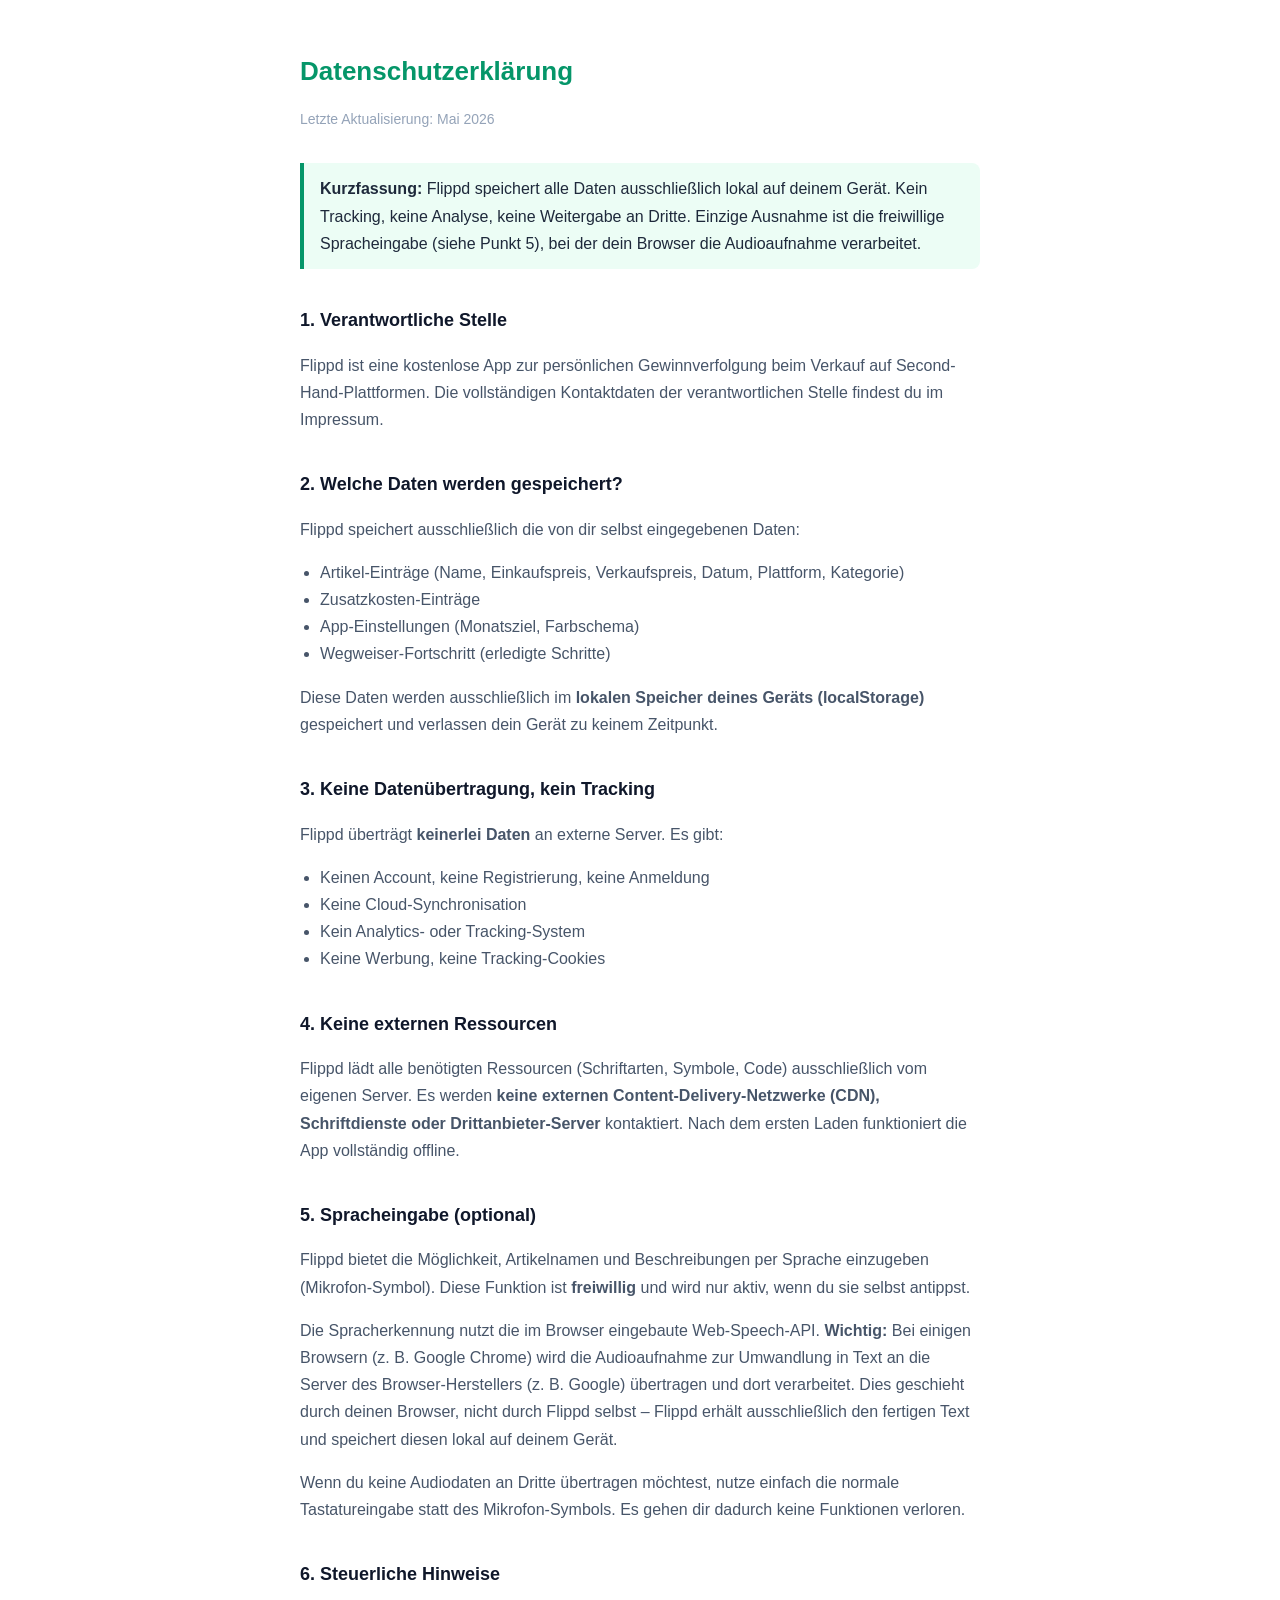
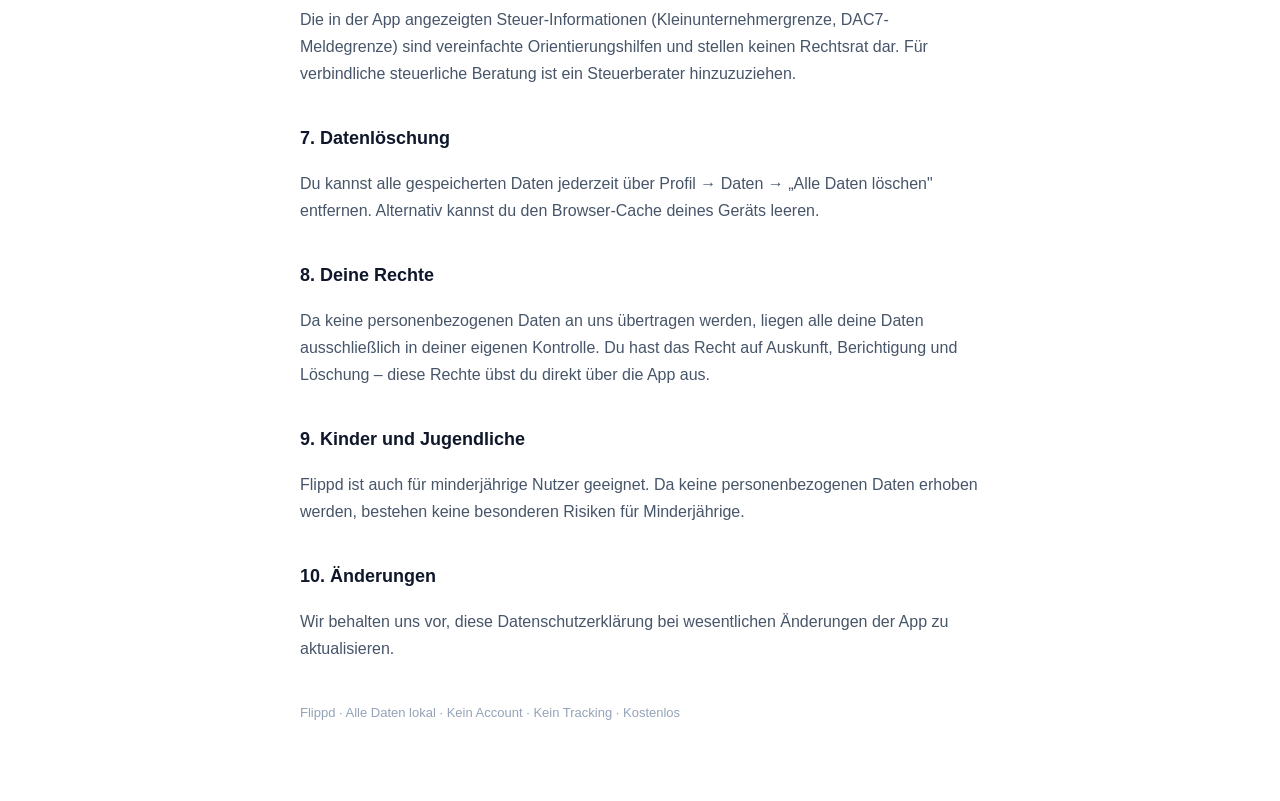
<file: privacy.html>
<!DOCTYPE html>
<html lang="de">
<head>
<meta charset="UTF-8">
<meta name="viewport" content="width=device-width, initial-scale=1.0">
<title>Datenschutzerklärung – Flippd</title>
<style>
  body{font-family:-apple-system,BlinkMacSystemFont,"Segoe UI",sans-serif;max-width:680px;margin:0 auto;padding:32px 20px 64px;color:#1e293b;line-height:1.7;font-size:16px}
  h1{font-size:26px;font-weight:700;margin-bottom:6px;color:#059669}
  h2{font-size:18px;font-weight:600;margin-top:36px;color:#0f172a}
  p,li{color:#475569}
  a{color:#059669}
  .updated{font-size:14px;color:#94a3b8;margin-bottom:32px}
  ul{padding-left:20px}
  .highlight{background:#ecfdf5;border-left:4px solid #059669;padding:12px 16px;border-radius:0 8px 8px 0;margin:20px 0}
</style>
</head>
<body>
<h1>Datenschutzerklärung</h1>
<p class="updated">Letzte Aktualisierung: Mai 2026</p>

<div class="highlight">
  <strong>Kurzfassung:</strong> Flippd speichert alle Daten ausschließlich lokal auf deinem Gerät. Kein Tracking, keine Analyse, keine Weitergabe an Dritte. Einzige Ausnahme ist die freiwillige Spracheingabe (siehe Punkt 5), bei der dein Browser die Audioaufnahme verarbeitet.
</div>

<h2>1. Verantwortliche Stelle</h2>
<p>Flippd ist eine kostenlose App zur persönlichen Gewinnverfolgung beim Verkauf auf Second-Hand-Plattformen. Die vollständigen Kontaktdaten der verantwortlichen Stelle findest du im Impressum.</p>

<h2>2. Welche Daten werden gespeichert?</h2>
<p>Flippd speichert ausschließlich die von dir selbst eingegebenen Daten:</p>
<ul>
  <li>Artikel-Einträge (Name, Einkaufspreis, Verkaufspreis, Datum, Plattform, Kategorie)</li>
  <li>Zusatzkosten-Einträge</li>
  <li>App-Einstellungen (Monatsziel, Farbschema)</li>
  <li>Wegweiser-Fortschritt (erledigte Schritte)</li>
</ul>
<p>Diese Daten werden ausschließlich im <strong>lokalen Speicher deines Geräts (localStorage)</strong> gespeichert und verlassen dein Gerät zu keinem Zeitpunkt.</p>

<h2>3. Keine Datenübertragung, kein Tracking</h2>
<p>Flippd überträgt <strong>keinerlei Daten</strong> an externe Server. Es gibt:</p>
<ul>
  <li>Keinen Account, keine Registrierung, keine Anmeldung</li>
  <li>Keine Cloud-Synchronisation</li>
  <li>Kein Analytics- oder Tracking-System</li>
  <li>Keine Werbung, keine Tracking-Cookies</li>
</ul>

<h2>4. Keine externen Ressourcen</h2>
<p>Flippd lädt alle benötigten Ressourcen (Schriftarten, Symbole, Code) ausschließlich vom eigenen Server. Es werden <strong>keine externen Content-Delivery-Netzwerke (CDN), Schriftdienste oder Drittanbieter-Server</strong> kontaktiert. Nach dem ersten Laden funktioniert die App vollständig offline.</p>

<h2>5. Spracheingabe (optional)</h2>
<p>Flippd bietet die Möglichkeit, Artikelnamen und Beschreibungen per Sprache einzugeben (Mikrofon-Symbol). Diese Funktion ist <strong>freiwillig</strong> und wird nur aktiv, wenn du sie selbst antippst.</p>
<p>Die Spracherkennung nutzt die im Browser eingebaute Web-Speech-API. <strong>Wichtig:</strong> Bei einigen Browsern (z. B. Google Chrome) wird die Audioaufnahme zur Umwandlung in Text an die Server des Browser-Herstellers (z. B. Google) übertragen und dort verarbeitet. Dies geschieht durch deinen Browser, nicht durch Flippd selbst – Flippd erhält ausschließlich den fertigen Text und speichert diesen lokal auf deinem Gerät.</p>
<p>Wenn du keine Audiodaten an Dritte übertragen möchtest, nutze einfach die normale Tastatureingabe statt des Mikrofon-Symbols. Es gehen dir dadurch keine Funktionen verloren.</p>

<h2>6. Steuerliche Hinweise</h2>
<p>Die in der App angezeigten Steuer-Informationen (Kleinunternehmergrenze, DAC7-Meldegrenze) sind vereinfachte Orientierungshilfen und stellen keinen Rechtsrat dar. Für verbindliche steuerliche Beratung ist ein Steuerberater hinzuzuziehen.</p>

<h2>7. Datenlöschung</h2>
<p>Du kannst alle gespeicherten Daten jederzeit über Profil → Daten → „Alle Daten löschen" entfernen. Alternativ kannst du den Browser-Cache deines Geräts leeren.</p>

<h2>8. Deine Rechte</h2>
<p>Da keine personenbezogenen Daten an uns übertragen werden, liegen alle deine Daten ausschließlich in deiner eigenen Kontrolle. Du hast das Recht auf Auskunft, Berichtigung und Löschung – diese Rechte übst du direkt über die App aus.</p>

<h2>9. Kinder und Jugendliche</h2>
<p>Flippd ist auch für minderjährige Nutzer geeignet. Da keine personenbezogenen Daten erhoben werden, bestehen keine besonderen Risiken für Minderjährige.</p>

<h2>10. Änderungen</h2>
<p>Wir behalten uns vor, diese Datenschutzerklärung bei wesentlichen Änderungen der App zu aktualisieren.</p>

<p style="margin-top:40px;font-size:13px;color:#94a3b8">Flippd · Alle Daten lokal · Kein Account · Kein Tracking · Kostenlos</p>
</body>
</html>
</file>
<file: assets/icons.css>
@font-face{font-family:"tabler-icons";font-style:normal;font-weight:400;font-display:block;src:url("./fonts/tabler-icons.woff2") format("woff2")}.ti{font-family:"tabler-icons"!important;font-weight:400;font-style:normal;display:inline-block;line-height:1;-webkit-font-smoothing:antialiased;-moz-osx-font-smoothing:grayscale;speak:none;text-transform:none;vertical-align:middle}.ti-alert-triangle::before{content:"\ea06"}.ti-briefcase::before{content:"\ea46"}.ti-building-bank::before{content:"\ebe2"}.ti-building-estate::before{content:"\f5a5"}.ti-building-store::before{content:"\ea4e"}.ti-calendar-due::before{content:"\f621"}.ti-chart-bar::before{content:"\ea59"}.ti-chart-donut::before{content:"\ea5b"}.ti-check::before{content:"\ea5e"}.ti-chevron-right::before{content:"\ea61"}.ti-clock::before{content:"\ea70"}.ti-coin::before{content:"\eb82"}.ti-crown::before{content:"\ed12"}.ti-device-mobile::before{content:"\ea8a"}.ti-download::before{content:"\ea96"}.ti-file-invoice::before{content:"\eb67"}.ti-hanger::before{content:"\ee9a"}.ti-infinity::before{content:"\eb69"}.ti-layout-dashboard::before{content:"\f02c"}.ti-microphone::before{content:"\eaf0"}.ti-moon::before{content:"\eaf8"}.ti-package::before{content:"\eaff"}.ti-plus::before{content:"\eb0b"}.ti-receipt::before{content:"\edfd"}.ti-receipt-tax::before{content:"\edbd"}.ti-search::before{content:"\eb1c"}.ti-shield-check::before{content:"\eb22"}.ti-sparkles::before{content:"\f6d7"}.ti-sun::before{content:"\eb30"}.ti-tag::before{content:"\10096"}.ti-target::before{content:"\eb35"}.ti-trash::before{content:"\eb41"}.ti-trending-down::before{content:"\eb42"}.ti-trending-up::before{content:"\eb43"}.ti-upload::before{content:"\eb47"}.ti-user::before{content:"\eb4d"}.ti-users::before{content:"\ebf2"}.ti-x::before{content:"\eb55"}
</file>
